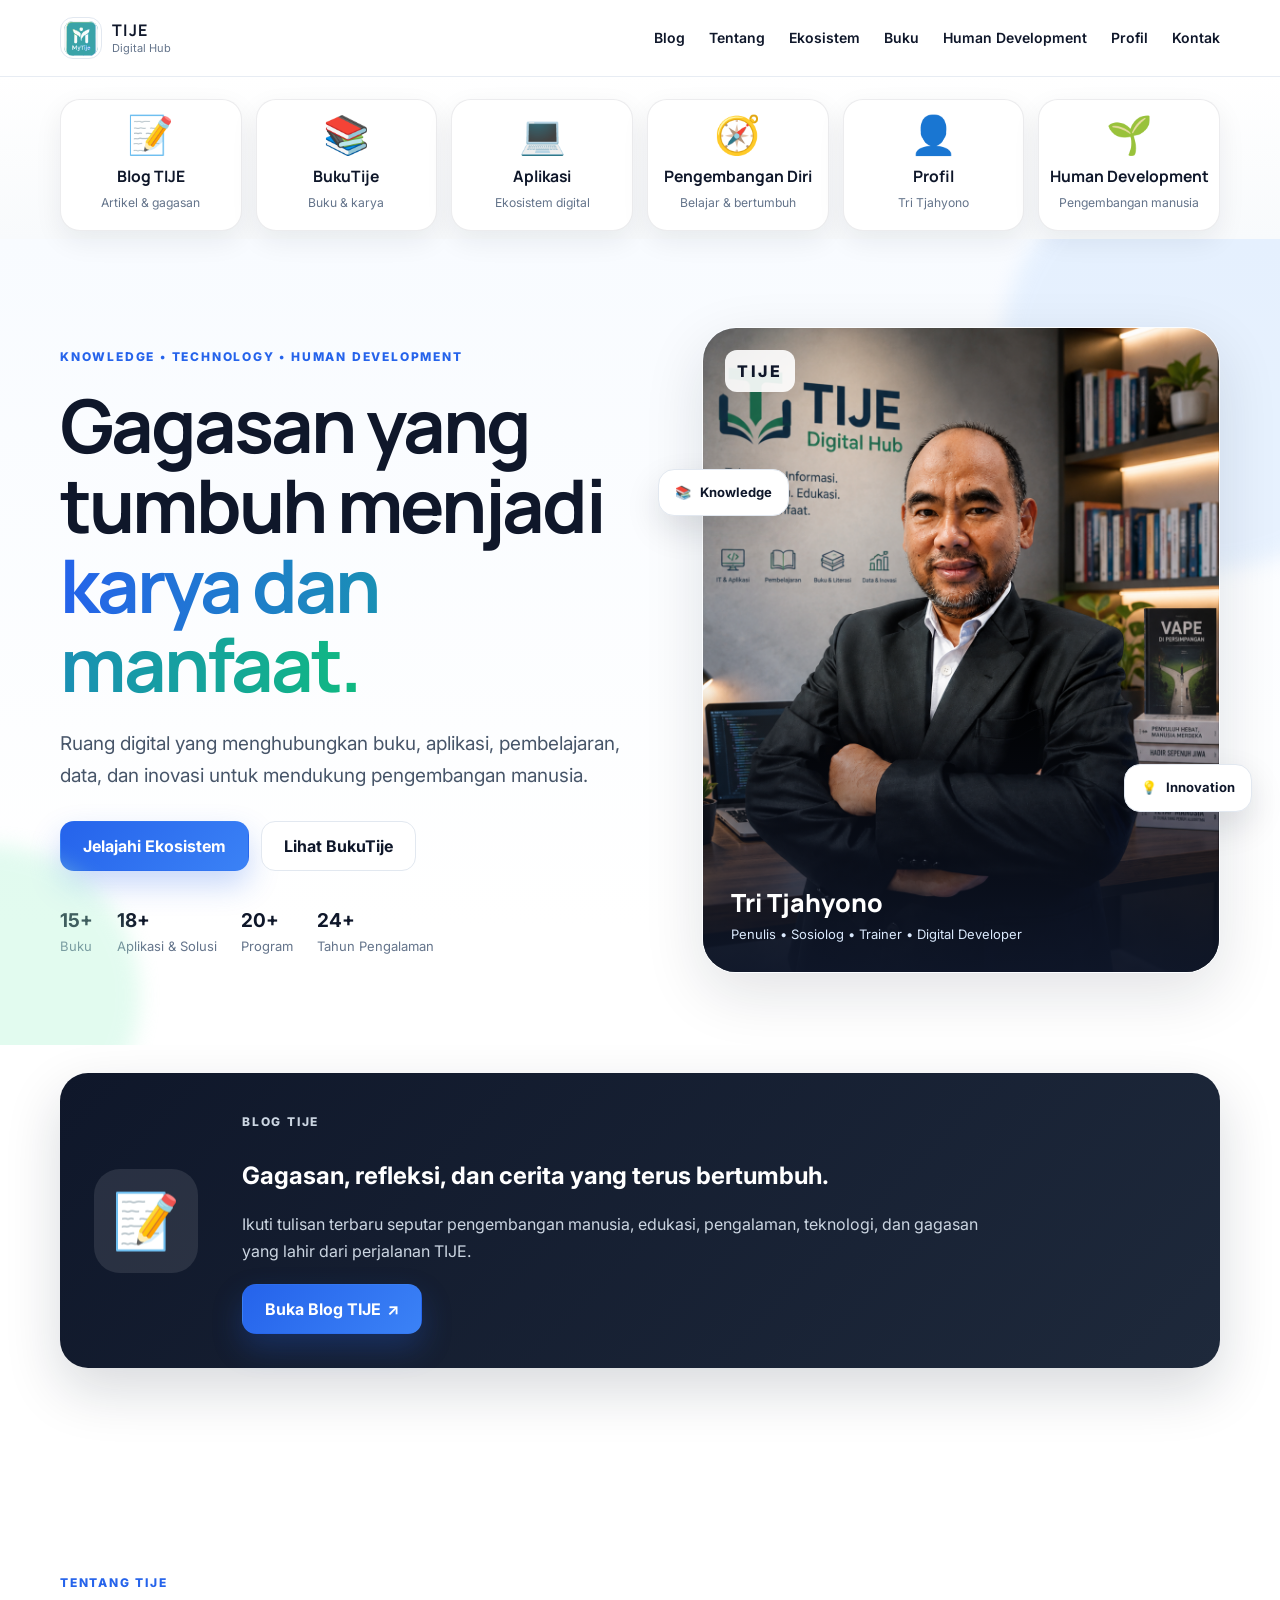
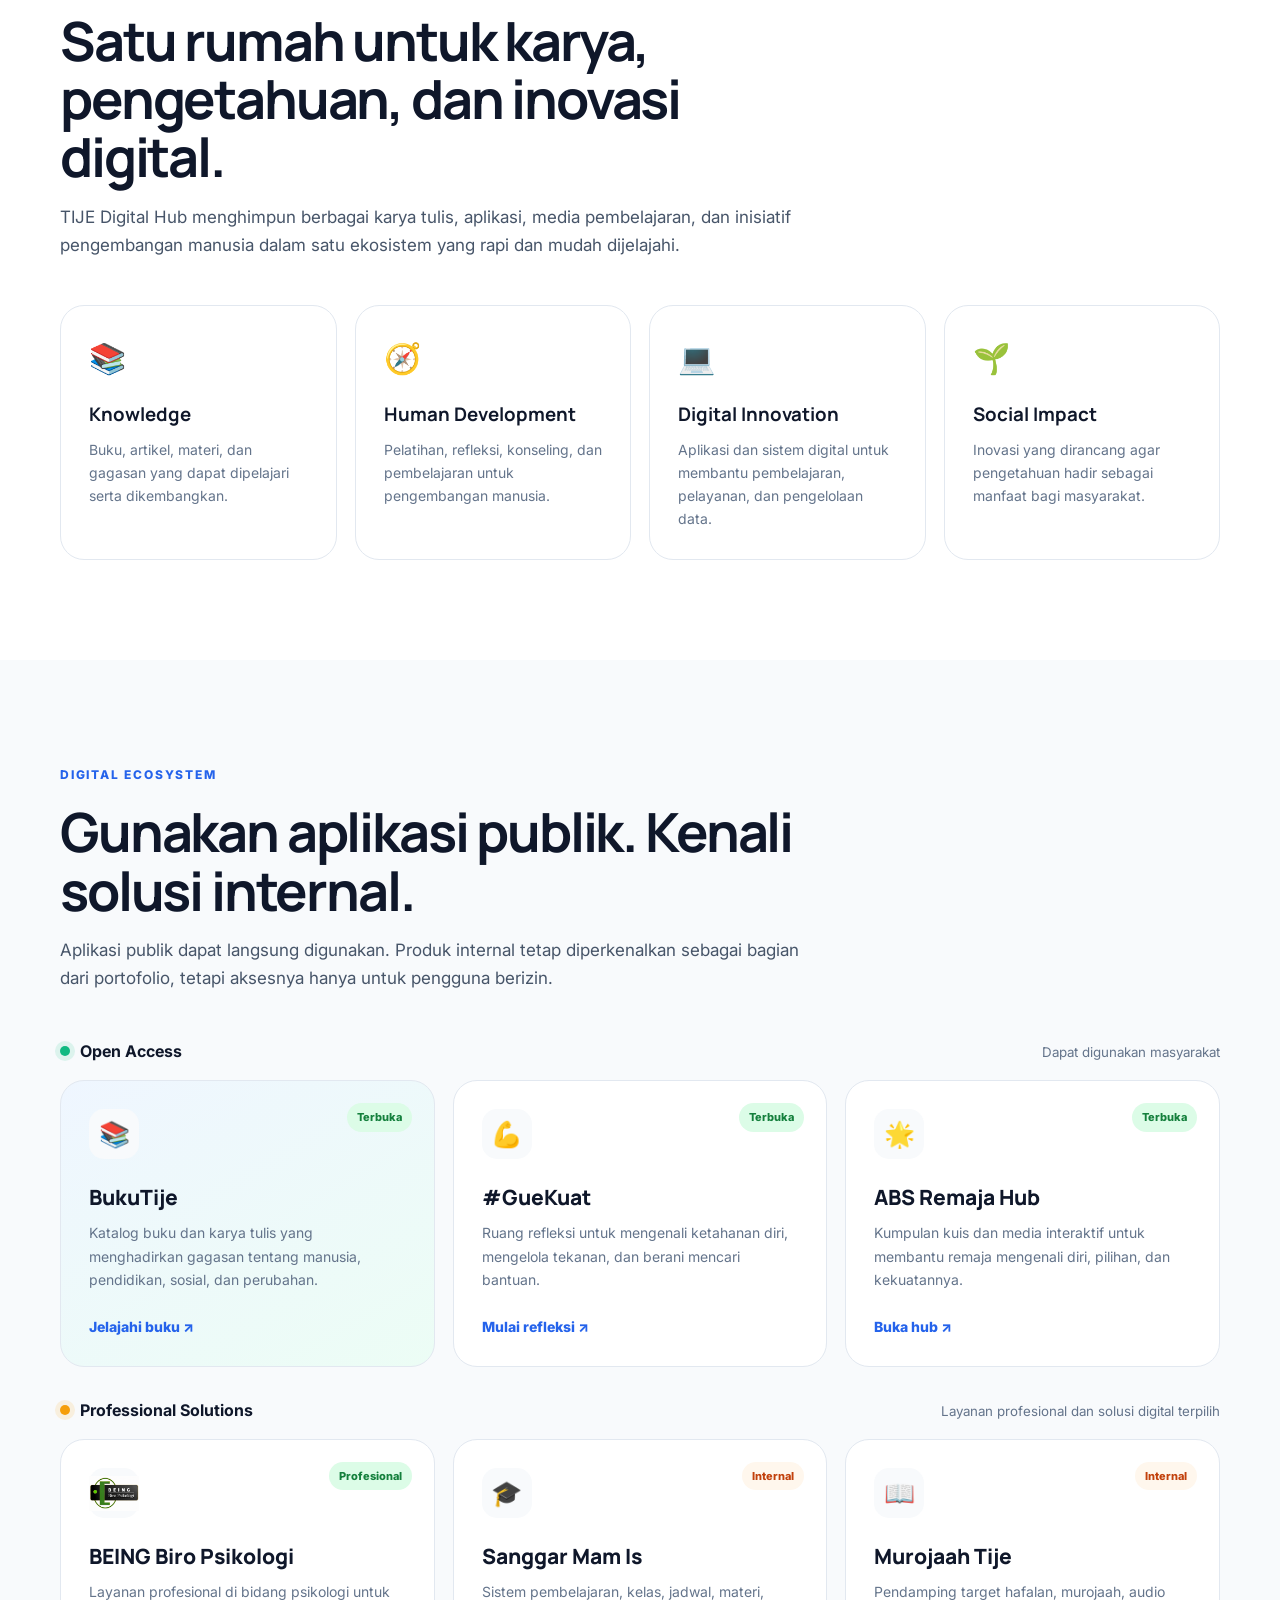
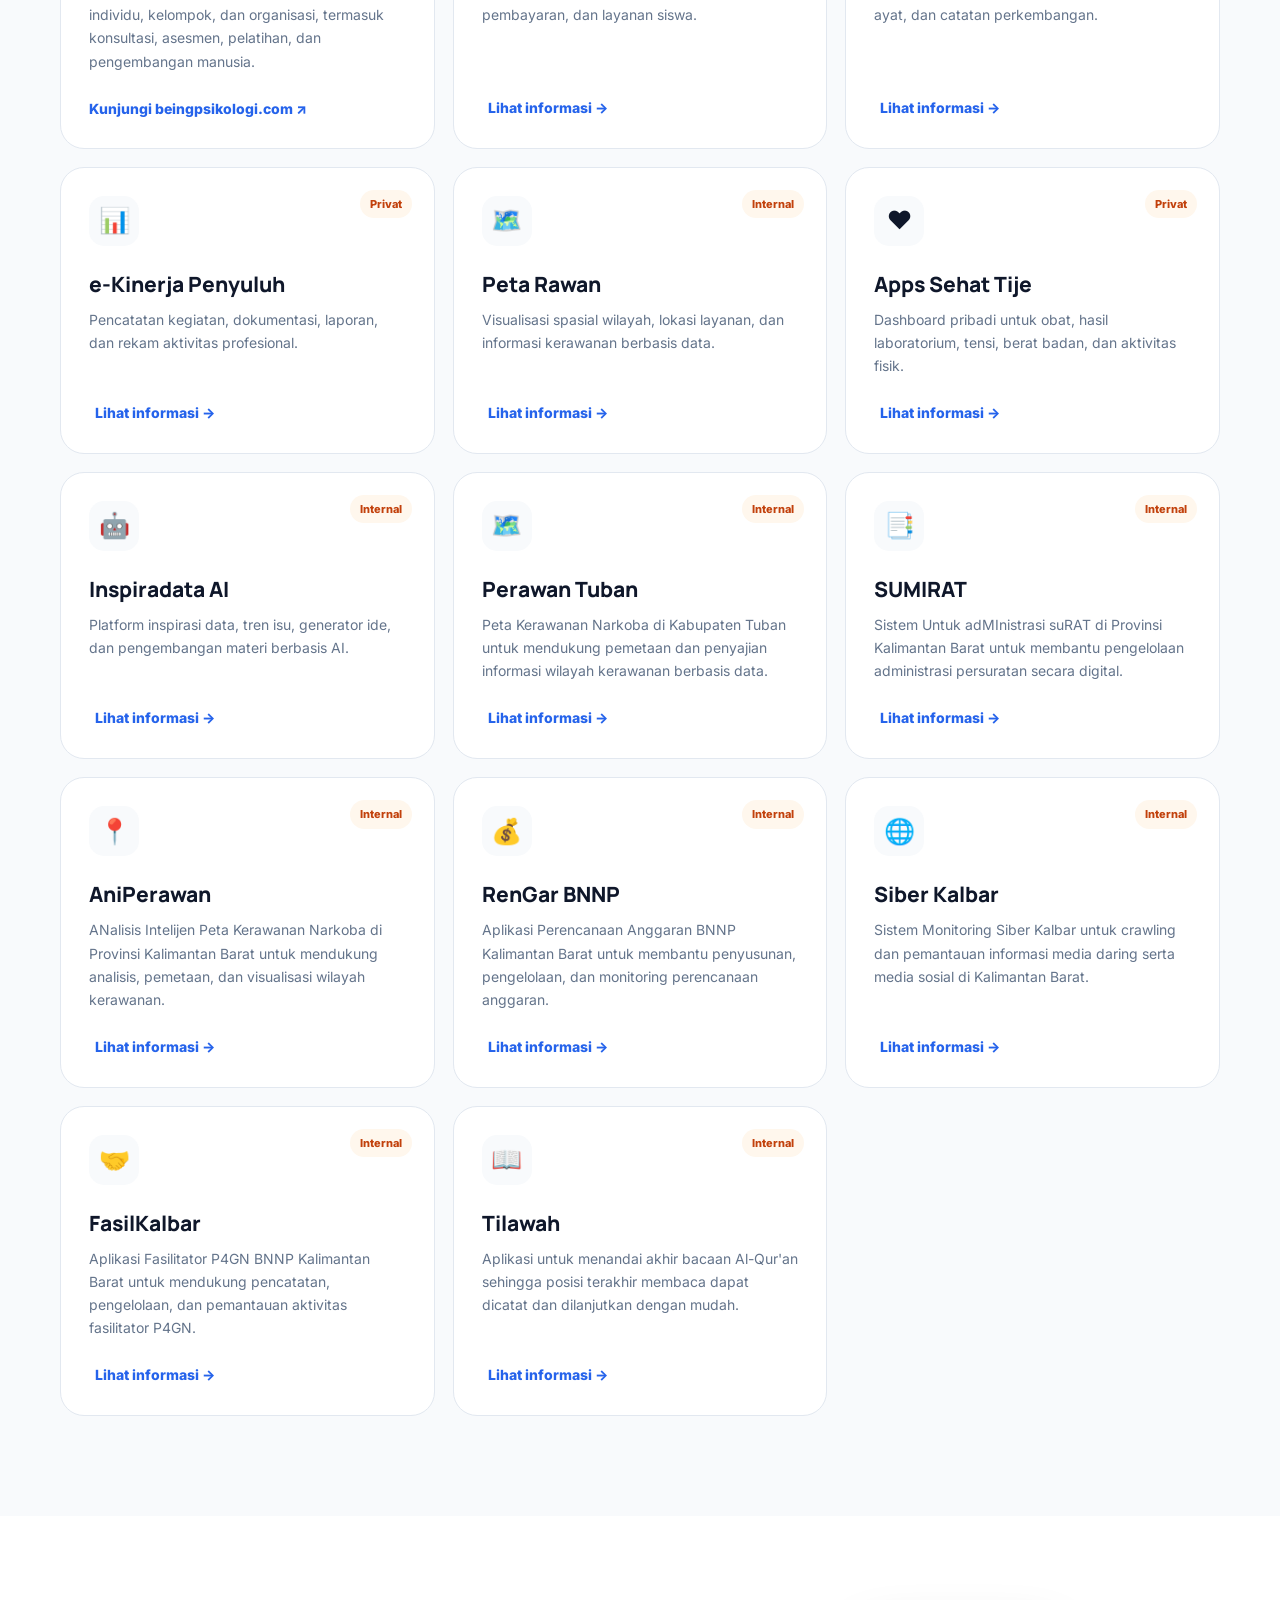
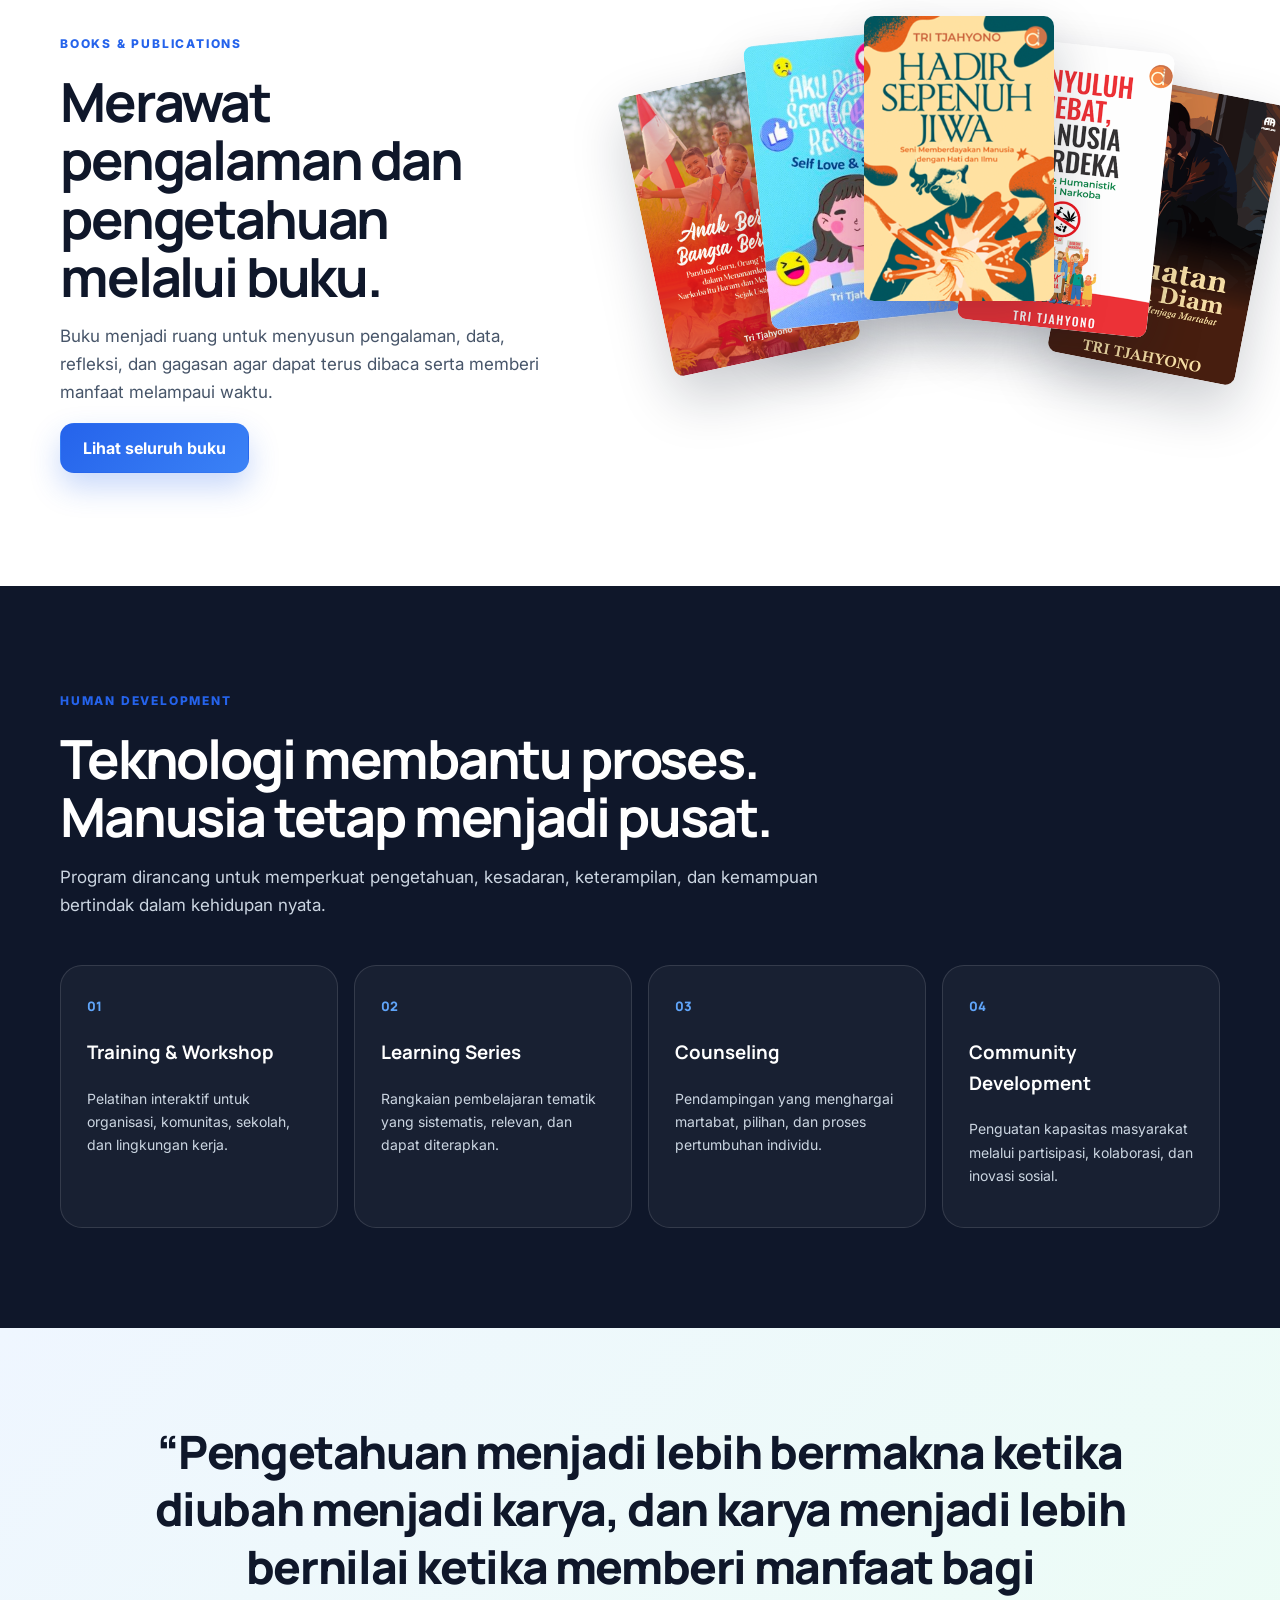
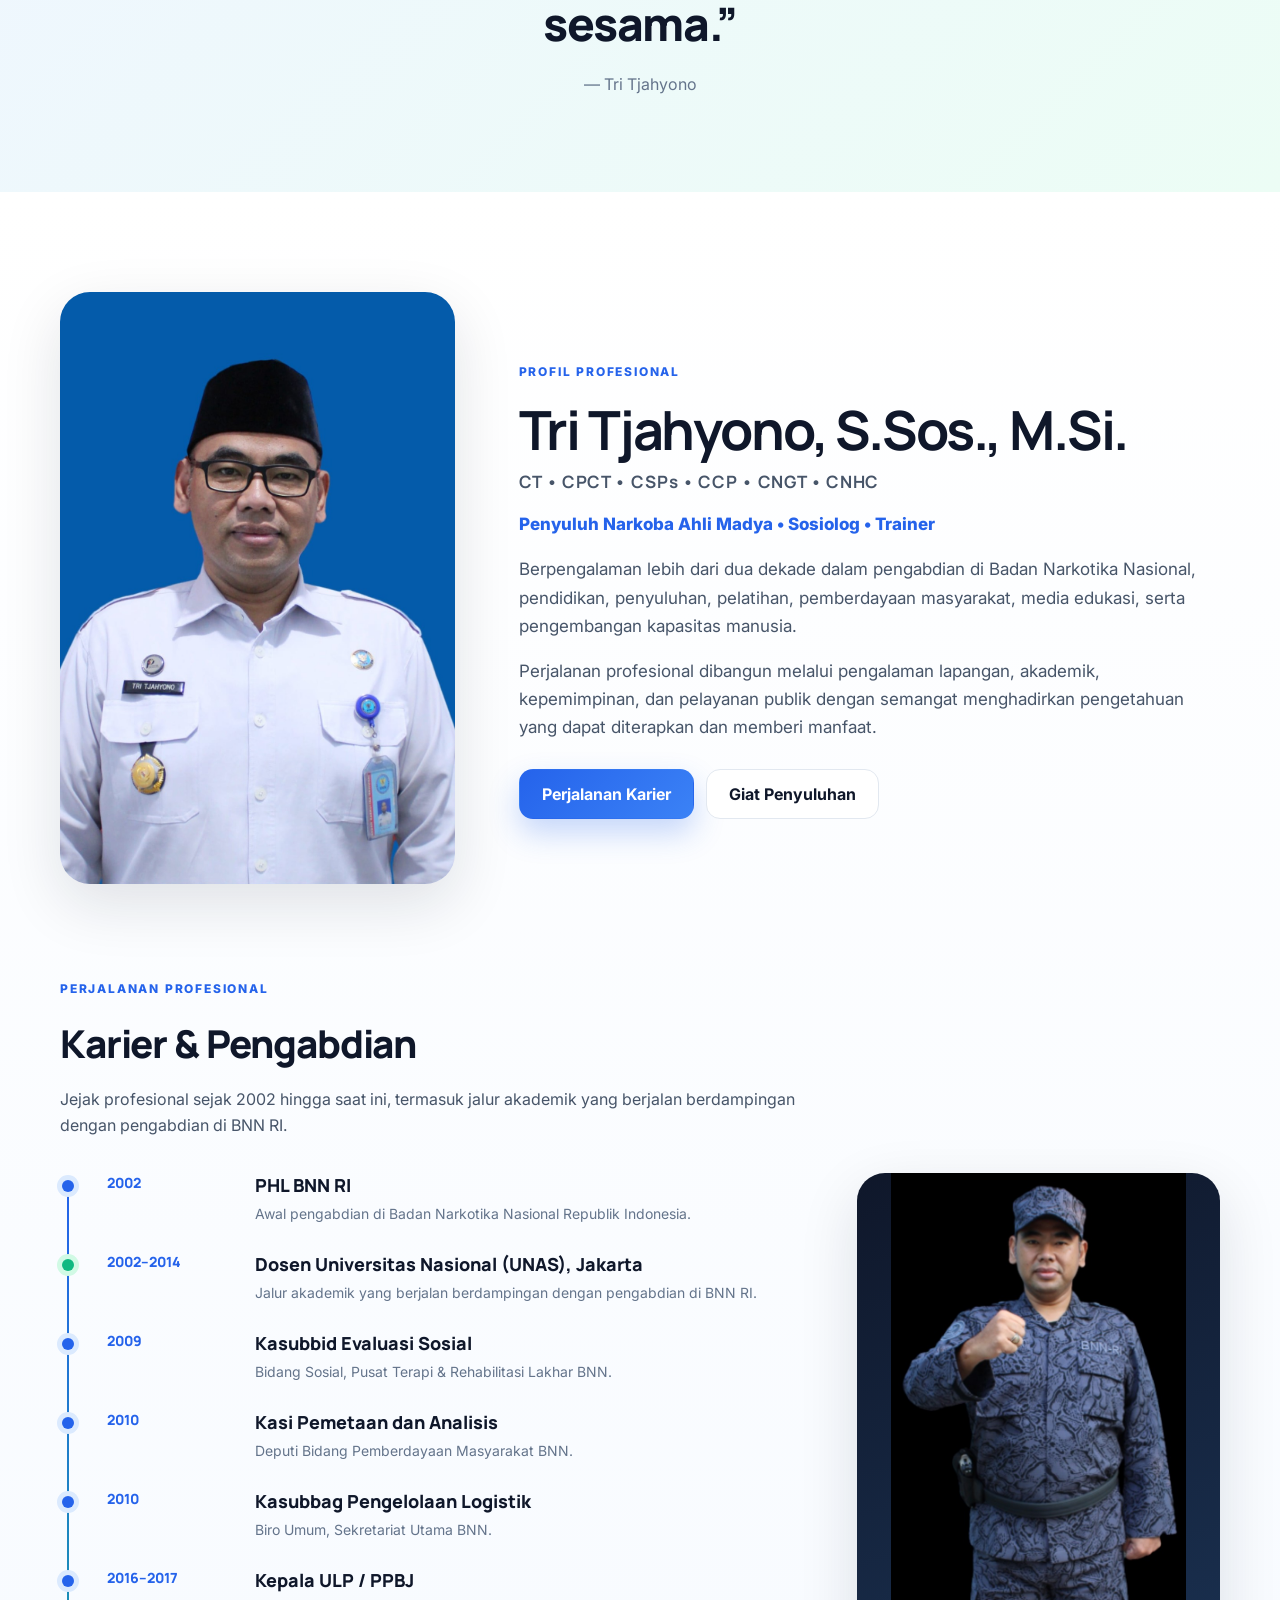
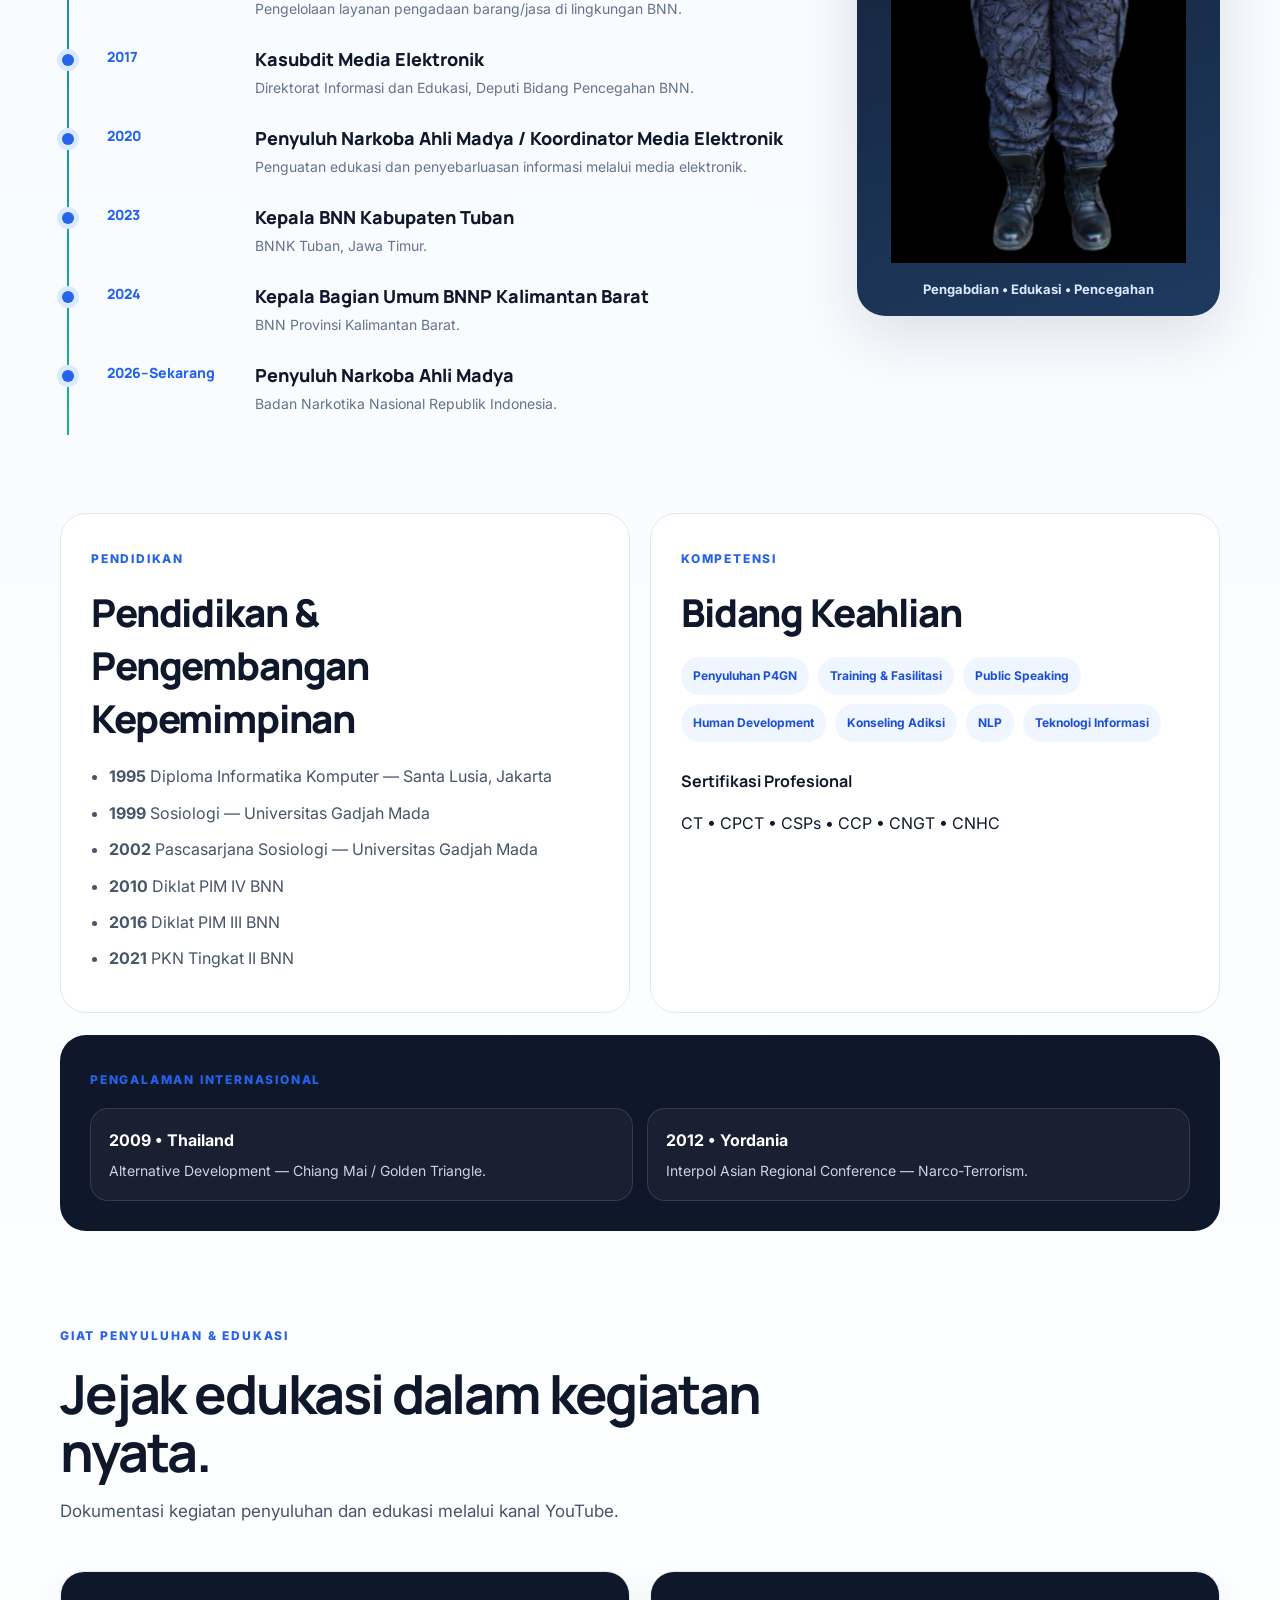
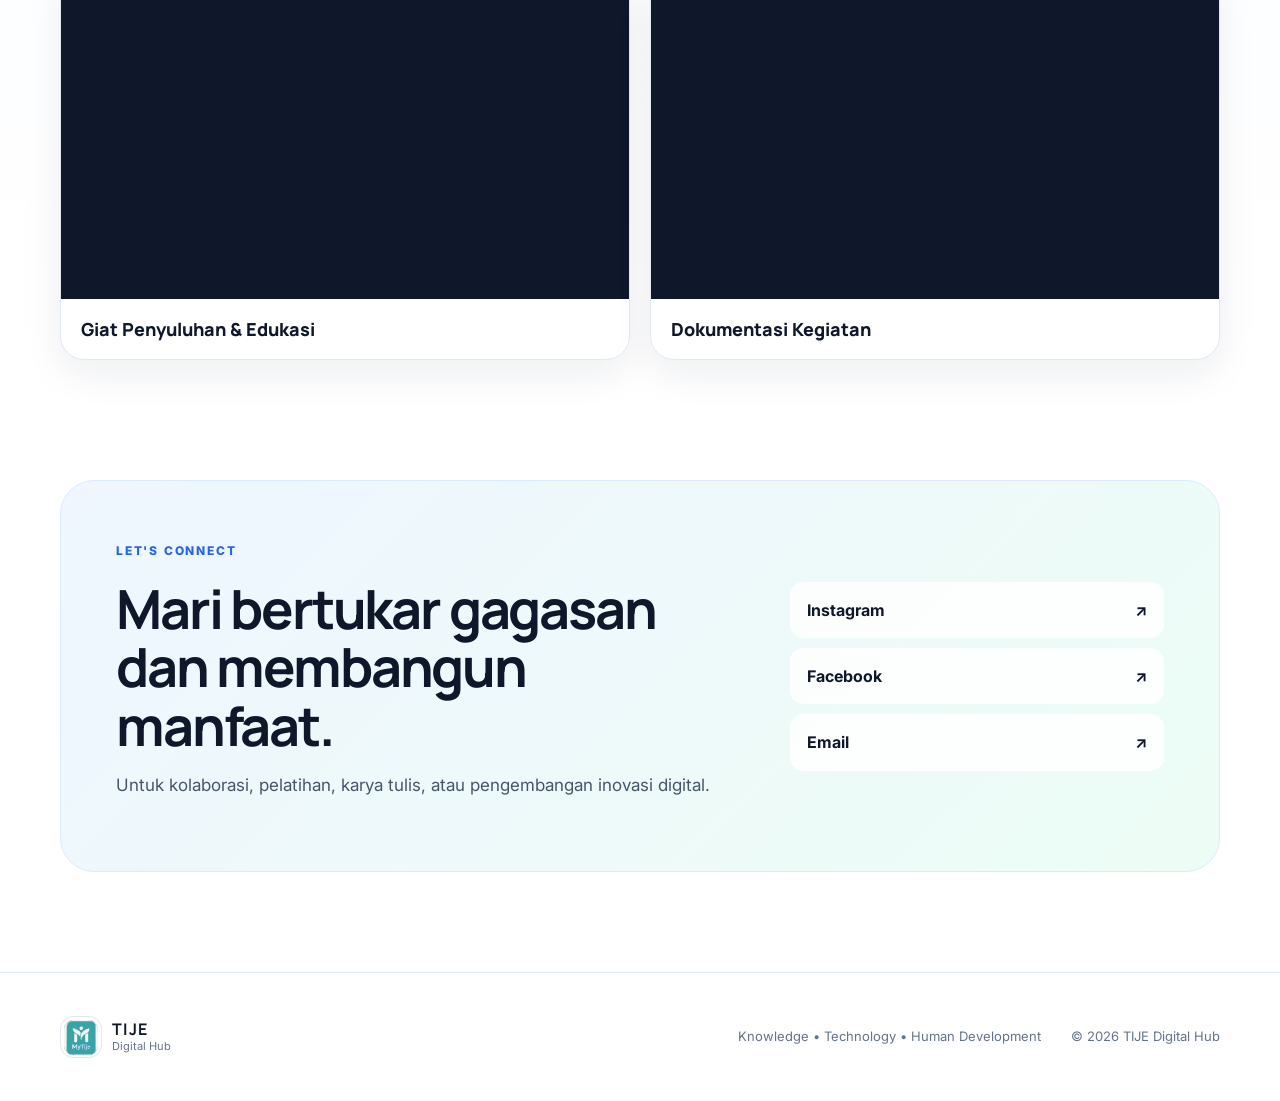
<file: index.html>
<!doctype html>
<html lang="id">
<head>
  <meta charset="utf-8" />
  <meta name="viewport" content="width=device-width,initial-scale=1,viewport-fit=cover" />
  <meta name="theme-color" content="#0f172a" />
  <meta name="description" content="TIJE Digital Hub — Knowledge, Technology, dan Human Development." />
  <title>TIJE Digital Hub</title>
  <link rel="icon" href="assets/mytije-icon.svg" type="image/svg+xml" />
  <link rel="apple-touch-icon" sizes="180x180" href="assets/icons/icon-180.png" />
  <link rel="manifest" href="manifest.webmanifest" />
  <link rel="preconnect" href="https://fonts.googleapis.com">
  <link rel="preconnect" href="https://fonts.gstatic.com" crossorigin>
  <link href="https://fonts.googleapis.com/css2?family=Inter:wght@400;500;600;700&family=Manrope:wght@600;700;800&display=swap" rel="stylesheet">
  <link rel="stylesheet" href="styles.css?v=6" />

  <style>
    .real-book-showcase{
      position:relative;
      min-height:470px;
      width:100%;
      max-width:680px;
      margin-inline:auto;
      perspective:1200px;
    }
    .real-book{
      position:absolute;
      display:block;
      width:190px;
      border-radius:10px;
      overflow:hidden;
      background:#fff;
      box-shadow:0 24px 55px rgba(15,23,42,.22);
      transition:transform .3s ease, box-shadow .3s ease, z-index .3s ease;
    }
    .real-book img{
      display:block;
      width:100%;
      height:auto;
      aspect-ratio: 2 / 3;
      object-fit:cover;
    }
    .real-book:hover{
      z-index:20;
      transform:translateY(-14px) rotate(0deg) scale(1.06);
      box-shadow:0 30px 70px rgba(15,23,42,.3);
    }
    .book-a{left:3%;top:60px;transform:rotate(-12deg);}
    .book-b{left:22%;top:20px;transform:rotate(-6deg);}
    .book-c{left:40%;top:0;z-index:6;transform:rotate(0deg);}
    .book-d{left:58%;top:28px;z-index:4;transform:rotate(6deg);}
    .book-e{left:75%;top:70px;z-index:2;transform:rotate(11deg);}
    @media (max-width:900px){
      .real-book-showcase{
        display:grid;
        grid-template-columns:repeat(3,minmax(0,1fr));
        gap:14px;
        min-height:auto;
        max-width:620px;
      }
      .real-book{
        position:relative;
        inset:auto!important;
        width:100%;
        transform:none!important;
      }
      .real-book:hover{transform:translateY(-6px) scale(1.02)!important;}
    }
    @media (max-width:560px){
      .real-book-showcase{
        display:flex;
        overflow-x:auto;
        gap:14px;
        scroll-snap-type:x mandatory;
        padding:8px 4px 18px;
      }
      .real-book{
        flex:0 0 58%;
        scroll-snap-align:center;
      }
    }
  </style>

</head>
<body>
  <a class="skip-link" href="#main">Lewati ke konten utama</a>

  <header class="site-header" id="top">
    <div class="container nav-wrap">
      <a class="brand" href="#top" aria-label="TIJE Digital Hub">
        <span class="brand-mark brand-logo"><img src="assets/mytije-icon.svg" alt="" /></span>
        <span><strong>TIJE</strong><small>Digital Hub</small></span>
      </a>

      <button class="menu-toggle" type="button" aria-expanded="false" aria-controls="primary-nav" aria-label="Buka menu">
        <span></span><span></span><span></span>
      </button>

      <nav id="primary-nav" class="primary-nav" aria-label="Navigasi utama">
        <a href="https://blog.mytije.com" target="_blank" rel="noopener">Blog</a>
        <a href="#tentang">Tentang</a>
        <a href="#ekosistem">Ekosistem</a>
        <a href="#buku">Buku</a>
        <a href="#pengembangan">Human Development</a>
        <a href="#profil">Profil</a>
        <a href="#kontak">Kontak</a>
      </nav>
    </div>
  </header>

  <main id="main">
  <section class="quick-menu" aria-label="Menu utama TIJE">
    <div class="container">
      <div class="quick-menu-grid">
        <a class="quick-menu-card" href="https://blog.mytije.com" target="_blank" rel="noopener">
          <span class="quick-icon">📝</span><strong>Blog TIJE</strong><small>Artikel & gagasan</small>
        </a>
        <a class="quick-menu-card" href="https://buku.mytije.com" target="_blank" rel="noopener">
          <span class="quick-icon">📚</span><strong>BukuTije</strong><small>Buku & karya</small>
        </a>
        <a class="quick-menu-card" href="#ekosistem">
          <span class="quick-icon">💻</span><strong>Aplikasi</strong><small>Ekosistem digital</small>
        </a>
        <a class="quick-menu-card" href="#pengembangan">
          <span class="quick-icon">🧭</span><strong>Pengembangan Diri</strong><small>Belajar & bertumbuh</small>
        </a>
        <a class="quick-menu-card" href="#profil">
          <span class="quick-icon">👤</span><strong>Profil</strong><small>Tri Tjahyono</small>
        </a>
      
        <a class="quick-menu-card quick-menu-human" href="#pengembangan">
          <span class="quick-icon">🌱</span><strong>Human Development</strong><small>Pengembangan manusia</small>
        </a>
      </div>
    </div>
  </section>

    <section class="hero">
      <div class="hero-glow hero-glow-one"></div>
      <div class="hero-glow hero-glow-two"></div>
      <div class="container hero-grid">
        <div class="hero-copy reveal">
          <span class="eyebrow">KNOWLEDGE • TECHNOLOGY • HUMAN DEVELOPMENT</span>
          <h1>Gagasan yang tumbuh menjadi <span>karya dan manfaat.</span></h1>
          <p class="hero-lead">Ruang digital yang menghubungkan buku, aplikasi, pembelajaran, data, dan inovasi untuk mendukung pengembangan manusia.</p>
          <div class="hero-actions">
            <a class="btn btn-primary" href="#ekosistem">Jelajahi Ekosistem</a>
            <a class="btn btn-secondary" data-public-app="bukutije" href="https://buku.mytije.com" target="_blank" rel="noopener">Lihat BukuTije</a>
          </div>
          <div class="trust-row">
            <span><b>15+</b> Buku</span>
            <span><b>18+</b> Aplikasi & Solusi</span>
            <span><b>20+</b> Program</span>
            <span><b>24+</b> Tahun Pengalaman</span>
          </div>
        </div>

        <div class="hero-visual reveal">
          <div class="portrait-card">
            <div class="portrait-badge">TIJE</div>
            <img src="assets/tije-ruang-kerja.png" alt="Tri Tjahyono di ruang kerja TIJE Digital Hub" />
            <div class="portrait-caption">
              <strong>Tri Tjahyono</strong>
              <span>Penulis • Sosiolog • Trainer • Digital Developer</span>
            </div>
          </div>
          <div class="floating-card fc-one"><span>📚</span><b>Knowledge</b></div>
          <div class="floating-card fc-two"><span>💡</span><b>Innovation</b></div>
        </div>
      </div>
    </section>

    <section class="section blog-feature" id="blog">
      <div class="container">
        <div class="blog-feature-card reveal">
          <div class="blog-feature-icon">📝</div>
          <div class="blog-feature-copy">
            <span class="eyebrow">BLOG TIJE</span>
            <h2>Gagasan, refleksi, dan cerita yang terus bertumbuh.</h2>
            <p>Ikuti tulisan terbaru seputar pengembangan manusia, edukasi, pengalaman, teknologi, dan gagasan yang lahir dari perjalanan TIJE.</p>
            <a class="btn btn-primary" href="https://blog.mytije.com" target="_blank" rel="noopener">Buka Blog TIJE <span>↗</span></a>
          </div>
        </div>
      </div>
    </section>

    <section class="section" id="tentang">
      <div class="container">
        <div class="section-heading reveal">
          <span class="eyebrow">TENTANG TIJE</span>
          <h2>Satu rumah untuk karya, pengetahuan, dan inovasi digital.</h2>
          <p>TIJE Digital Hub menghimpun berbagai karya tulis, aplikasi, media pembelajaran, dan inisiatif pengembangan manusia dalam satu ekosistem yang rapi dan mudah dijelajahi.</p>
        </div>
        <div class="pillar-grid">
          <article class="pillar-card reveal"><span>📚</span><h3>Knowledge</h3><p>Buku, artikel, materi, dan gagasan yang dapat dipelajari serta dikembangkan.</p></article>
          <article class="pillar-card reveal"><span>🧭</span><h3>Human Development</h3><p>Pelatihan, refleksi, konseling, dan pembelajaran untuk pengembangan manusia.</p></article>
          <article class="pillar-card reveal"><span>💻</span><h3>Digital Innovation</h3><p>Aplikasi dan sistem digital untuk membantu pembelajaran, pelayanan, dan pengelolaan data.</p></article>
          <article class="pillar-card reveal"><span>🌱</span><h3>Social Impact</h3><p>Inovasi yang dirancang agar pengetahuan hadir sebagai manfaat bagi masyarakat.</p></article>
        </div>
      </div>
    </section>

    <section class="section section-soft" id="ekosistem">
      <div class="container">
        <div class="section-heading reveal">
          <span class="eyebrow">DIGITAL ECOSYSTEM</span>
          <h2>Gunakan aplikasi publik. Kenali solusi internal.</h2>
          <p>Aplikasi publik dapat langsung digunakan. Produk internal tetap diperkenalkan sebagai bagian dari portofolio, tetapi aksesnya hanya untuk pengguna berizin.</p>
        </div>

        <div class="ecosystem-label reveal">
          <div><span class="status-dot open"></span><strong>Open Access</strong></div>
          <small>Dapat digunakan masyarakat</small>
        </div>

        <div class="app-grid public-apps">
          <article class="app-card featured reveal">
            <div class="app-icon">📚</div>
            <span class="status-badge status-open">Terbuka</span>
            <h3>BukuTije</h3>
            <p>Katalog buku dan karya tulis yang menghadirkan gagasan tentang manusia, pendidikan, sosial, dan perubahan.</p>
            <a class="card-link" data-public-app="bukutije" href="https://buku.mytije.com" target="_blank" rel="noopener">Jelajahi buku <span>↗</span></a>
          </article>

          <article class="app-card reveal">
            <div class="app-icon">💪</div>
            <span class="status-badge status-open">Terbuka</span>
            <h3>#GueKuat</h3>
            <p>Ruang refleksi untuk mengenali ketahanan diri, mengelola tekanan, dan berani mencari bantuan.</p>
            <a class="card-link" data-public-app="guekuat" href="https://guekuat.mytije.com" target="_blank" rel="noopener">Mulai refleksi <span>↗</span></a>
          </article>

          <article class="app-card reveal">
            <div class="app-icon">🌟</div>
            <span class="status-badge status-open">Terbuka</span>
            <h3>ABS Remaja Hub</h3>
            <p>Kumpulan kuis dan media interaktif untuk membantu remaja mengenali diri, pilihan, dan kekuatannya.</p>
            <a class="card-link" data-public-app="abs" href="https://absremajahub.mytije.com" target="_blank" rel="noopener">Buka hub <span>↗</span></a>
          </article>
        </div>

        <div class="ecosystem-label internal reveal">
          <div><span class="status-dot locked"></span><strong>Professional Solutions</strong></div>
          <small>Layanan profesional dan solusi digital terpilih</small>
        </div>

        <div class="app-grid internal-apps">
          <article class="app-card reveal being-card">
            <div class="app-icon being-logo-wrap">
              <img src="assets/being-logo.png" alt="Logo BEING Biro Psikologi" />
            </div>
            <span class="status-badge status-open">Profesional</span>
            <h3>BEING Biro Psikologi</h3>
            <p>Layanan profesional di bidang psikologi untuk individu, kelompok, dan organisasi, termasuk konsultasi, asesmen, pelatihan, dan pengembangan manusia.</p>
            <a class="card-link" href="https://beingpsikologi.com" target="_blank" rel="noopener">Kunjungi beingpsikologi.com <span>↗</span></a>
          </article>

          <article class="app-card reveal" data-private-title="Sanggar Mam Is">
            <div class="app-icon">🎓</div><span class="status-badge status-private">Internal</span>
            <h3>Sanggar Mam Is</h3><p>Sistem pembelajaran, kelas, jadwal, materi, pembayaran, dan layanan siswa.</p>
            <button class="card-link private-trigger" type="button">Lihat informasi <span>→</span></button>
          </article>
          <article class="app-card reveal" data-private-title="Murojaah Tije">
            <div class="app-icon">📖</div><span class="status-badge status-private">Internal</span>
            <h3>Murojaah Tije</h3><p>Pendamping target hafalan, murojaah, audio ayat, dan catatan perkembangan.</p>
            <button class="card-link private-trigger" type="button">Lihat informasi <span>→</span></button>
          </article>
          <article class="app-card reveal" data-private-title="e-Kinerja Penyuluh">
            <div class="app-icon">📊</div><span class="status-badge status-private">Privat</span>
            <h3>e-Kinerja Penyuluh</h3><p>Pencatatan kegiatan, dokumentasi, laporan, dan rekam aktivitas profesional.</p>
            <button class="card-link private-trigger" type="button">Lihat informasi <span>→</span></button>
          </article>
          <article class="app-card reveal" data-private-title="Peta Rawan">
            <div class="app-icon">🗺️</div><span class="status-badge status-private">Internal</span>
            <h3>Peta Rawan</h3><p>Visualisasi spasial wilayah, lokasi layanan, dan informasi kerawanan berbasis data.</p>
            <button class="card-link private-trigger" type="button">Lihat informasi <span>→</span></button>
          </article>
          <article class="app-card reveal" data-private-title="Apps Sehat Tije">
            <div class="app-icon">❤️</div><span class="status-badge status-private">Privat</span>
            <h3>Apps Sehat Tije</h3><p>Dashboard pribadi untuk obat, hasil laboratorium, tensi, berat badan, dan aktivitas fisik.</p>
            <button class="card-link private-trigger" type="button">Lihat informasi <span>→</span></button>
          </article>
          <article class="app-card reveal" data-private-title="Inspiradata AI">
            <div class="app-icon">🤖</div><span class="status-badge status-private">Internal</span>
            <h3>Inspiradata AI</h3><p>Platform inspirasi data, tren isu, generator ide, dan pengembangan materi berbasis AI.</p>
            <button class="card-link private-trigger" type="button">Lihat informasi <span>→</span></button>
          </article>

          <article class="app-card reveal" data-private-title="Aplikasi Perawan Tuban">
            <div class="app-icon">🗺️</div><span class="status-badge status-private">Internal</span>
            <h3>Perawan Tuban</h3>
            <p>Peta Kerawanan Narkoba di Kabupaten Tuban untuk mendukung pemetaan dan penyajian informasi wilayah kerawanan berbasis data.</p>
            <button class="card-link private-trigger" type="button">Lihat informasi <span>→</span></button>
          </article>

          <article class="app-card reveal" data-private-title="Aplikasi Sumirat">
            <div class="app-icon">📑</div><span class="status-badge status-private">Internal</span>
            <h3>SUMIRAT</h3>
            <p>Sistem Untuk adMInistrasi suRAT di Provinsi Kalimantan Barat untuk membantu pengelolaan administrasi persuratan secara digital.</p>
            <button class="card-link private-trigger" type="button">Lihat informasi <span>→</span></button>
          </article>

          <article class="app-card reveal" data-private-title="Aplikasi AniPerawan">
            <div class="app-icon">📍</div><span class="status-badge status-private">Internal</span>
            <h3>AniPerawan</h3>
            <p>ANalisis Intelijen Peta Kerawanan Narkoba di Provinsi Kalimantan Barat untuk mendukung analisis, pemetaan, dan visualisasi wilayah kerawanan.</p>
            <button class="card-link private-trigger" type="button">Lihat informasi <span>→</span></button>
          </article>

          <article class="app-card reveal" data-private-title="Aplikasi RenGar BNNP">
            <div class="app-icon">💰</div><span class="status-badge status-private">Internal</span>
            <h3>RenGar BNNP</h3>
            <p>Aplikasi Perencanaan Anggaran BNNP Kalimantan Barat untuk membantu penyusunan, pengelolaan, dan monitoring perencanaan anggaran.</p>
            <button class="card-link private-trigger" type="button">Lihat informasi <span>→</span></button>
          </article>

          <article class="app-card reveal" data-private-title="Aplikasi Siber Kalbar">
            <div class="app-icon">🌐</div><span class="status-badge status-private">Internal</span>
            <h3>Siber Kalbar</h3>
            <p>Sistem Monitoring Siber Kalbar untuk crawling dan pemantauan informasi media daring serta media sosial di Kalimantan Barat.</p>
            <button class="card-link private-trigger" type="button">Lihat informasi <span>→</span></button>
          </article>

          <article class="app-card reveal" data-private-title="Aplikasi FasilKalbar">
            <div class="app-icon">🤝</div><span class="status-badge status-private">Internal</span>
            <h3>FasilKalbar</h3>
            <p>Aplikasi Fasilitator P4GN BNNP Kalimantan Barat untuk mendukung pencatatan, pengelolaan, dan pemantauan aktivitas fasilitator P4GN.</p>
            <button class="card-link private-trigger" type="button">Lihat informasi <span>→</span></button>
          </article>

          <article class="app-card reveal" data-private-title="Aplikasi Tilawah">
            <div class="app-icon">📖</div><span class="status-badge status-private">Internal</span>
            <h3>Tilawah</h3>
            <p>Aplikasi untuk menandai akhir bacaan Al-Qur'an sehingga posisi terakhir membaca dapat dicatat dan dilanjutkan dengan mudah.</p>
            <button class="card-link private-trigger" type="button">Lihat informasi <span>→</span></button>
          </article>
        </div>
      </div>
    </section>

    <section class="section books-section" id="buku">
      <div class="container books-grid">
        <div class="books-copy reveal">
          <span class="eyebrow">BOOKS & PUBLICATIONS</span>
          <h2>Merawat pengalaman dan pengetahuan melalui buku.</h2>
          <p>Buku menjadi ruang untuk menyusun pengalaman, data, refleksi, dan gagasan agar dapat terus dibaca serta memberi manfaat melampaui waktu.</p>
          <a class="btn btn-primary" data-public-app="bukutije" href="https://bukut.mytije.com" target="_blank" rel="noopener">Lihat seluruh buku</a>
        </div>
        <div class="real-book-showcase reveal" aria-label="Pilihan buku Tri Tjahyono">
          <a class="real-book book-a" href="https://buku.mytije.com" target="_blank" rel="noopener" aria-label="Anak Bersinar, Bangsa Bercahaya">
            <img src="assets/book-anak-bersinar.png" alt="Cover buku Anak Bersinar, Bangsa Bercahaya">
          </a>
          <a class="real-book book-b" href="https://buku.mytije.com" target="_blank" rel="noopener" aria-label="Aku Bukan Sembarang Remaja">
            <img src="assets/book-abs-remaja.jpg" alt="Cover buku Aku Bukan Sembarang Remaja">
          </a>
          <a class="real-book book-c" href="https://buku.mytije.com" target="_blank" rel="noopener" aria-label="Hadir Sepenuh Jiwa">
            <img src="assets/book-hadir-sepenuh-jiwa.png" alt="Cover buku Hadir Sepenuh Jiwa">
          </a>
          <a class="real-book book-d" href="https://buku.mytije.com" target="_blank" rel="noopener" aria-label="Penyuluh Hebat, Manusia Merdeka">
            <img src="assets/book-penyuluh-hebat.png" alt="Cover buku Penyuluh Hebat, Manusia Merdeka">
          </a>
          <a class="real-book book-e" href="ttps://buku.mytije.com target="_blank" rel="noopener" aria-label="Kekuatan dalam Diam">
            <img src="assets/book-kekuatan-dalam-diam.png" alt="Cover buku Kekuatan dalam Diam">
          </a>
        </div>
      </div>
    </section>

    <section class="section section-dark" id="pengembangan">
      <div class="container">
        <div class="section-heading light reveal">
          <span class="eyebrow">HUMAN DEVELOPMENT</span>
          <h2>Teknologi membantu proses. Manusia tetap menjadi pusat.</h2>
          <p>Program dirancang untuk memperkuat pengetahuan, kesadaran, keterampilan, dan kemampuan bertindak dalam kehidupan nyata.</p>
        </div>
        <div class="service-grid">
          <article class="service-card reveal"><span>01</span><h3>Training & Workshop</h3><p>Pelatihan interaktif untuk organisasi, komunitas, sekolah, dan lingkungan kerja.</p></article>
          <article class="service-card reveal"><span>02</span><h3>Learning Series</h3><p>Rangkaian pembelajaran tematik yang sistematis, relevan, dan dapat diterapkan.</p></article>
          <article class="service-card reveal"><span>03</span><h3>Counseling</h3><p>Pendampingan yang menghargai martabat, pilihan, dan proses pertumbuhan individu.</p></article>
          <article class="service-card reveal"><span>04</span><h3>Community Development</h3><p>Penguatan kapasitas masyarakat melalui partisipasi, kolaborasi, dan inovasi sosial.</p></article>
        </div>
      </div>
    </section>

    <section class="quote-section">
      <div class="container reveal">
        <blockquote>“Pengetahuan menjadi lebih bermakna ketika diubah menjadi karya, dan karya menjadi lebih bernilai ketika memberi manfaat bagi sesama.”</blockquote>
        <cite>— Tri Tjahyono</cite>
      </div>
    </section>

    <section class="section profile-section" id="profil">
      <div class="container">
        <div class="profile-hero-grid">
          <div class="profile-image profile-formal reveal"><img src="assets/tri-formal.jpg" alt="Foto formal Tri Tjahyono" /></div>
          <div class="profile-copy reveal">
            <span class="eyebrow">PROFIL PROFESIONAL</span>
            <h2>Tri Tjahyono, S.Sos., M.Si.</h2>
            <p class="credential-line">CT • CPCT • CSPs • CCP • CNGT • CNHC</p>
            <p class="profile-role">Penyuluh Narkoba Ahli Madya • Sosiolog • Trainer</p>
            <p>Berpengalaman lebih dari dua dekade dalam pengabdian di Badan Narkotika Nasional, pendidikan, penyuluhan, pelatihan, pemberdayaan masyarakat, media edukasi, serta pengembangan kapasitas manusia.</p>
            <p>Perjalanan profesional dibangun melalui pengalaman lapangan, akademik, kepemimpinan, dan pelayanan publik dengan semangat menghadirkan pengetahuan yang dapat diterapkan dan memberi manfaat.</p>
            <div class="profile-actions">
              <a class="btn btn-primary" href="#karir">Perjalanan Karier</a>
              <a class="btn btn-secondary" href="#giat">Giat Penyuluhan</a>
            </div>
          </div>
        </div>

        <div class="career-wrap" id="karir">
          <div class="career-heading reveal">
            <span class="eyebrow">PERJALANAN PROFESIONAL</span>
            <h3>Karier & Pengabdian</h3>
            <p>Jejak profesional sejak 2002 hingga saat ini, termasuk jalur akademik yang berjalan berdampingan dengan pengabdian di BNN RI.</p>
          </div>
          <div class="career-layout">
            <div class="career-timeline reveal">
              <article><time>2002</time><div><h4>PHL BNN RI</h4><p>Awal pengabdian di Badan Narkotika Nasional Republik Indonesia.</p></div></article>
              <article class="academic"><time>2002–2014</time><div><h4>Dosen Universitas Nasional (UNAS), Jakarta</h4><p>Jalur akademik yang berjalan berdampingan dengan pengabdian di BNN RI.</p></div></article>
              <article><time>2009</time><div><h4>Kasubbid Evaluasi Sosial</h4><p>Bidang Sosial, Pusat Terapi & Rehabilitasi Lakhar BNN.</p></div></article>
              <article><time>2010</time><div><h4>Kasi Pemetaan dan Analisis</h4><p>Deputi Bidang Pemberdayaan Masyarakat BNN.</p></div></article>
              <article><time>2010</time><div><h4>Kasubbag Pengelolaan Logistik</h4><p>Biro Umum, Sekretariat Utama BNN.</p></div></article>
              <article><time>2016–2017</time><div><h4>Kepala ULP / PPBJ</h4><p>Pengelolaan layanan pengadaan barang/jasa di lingkungan BNN.</p></div></article>
              <article><time>2017</time><div><h4>Kasubdit Media Elektronik</h4><p>Direktorat Informasi dan Edukasi, Deputi Bidang Pencegahan BNN.</p></div></article>
              <article><time>2020</time><div><h4>Penyuluh Narkoba Ahli Madya / Koordinator Media Elektronik</h4><p>Penguatan edukasi dan penyebarluasan informasi melalui media elektronik.</p></div></article>
              <article><time>2023</time><div><h4>Kepala BNN Kabupaten Tuban</h4><p>BNNK Tuban, Jawa Timur.</p></div></article>
              <article><time>2024</time><div><h4>Kepala Bagian Umum BNNP Kalimantan Barat</h4><p>BNN Provinsi Kalimantan Barat.</p></div></article>
              <article><time>2026–Sekarang</time><div><h4>Penyuluh Narkoba Ahli Madya</h4><p>Badan Narkotika Nasional Republik Indonesia.</p></div></article>
            </div>
            <aside class="career-photo reveal"><img src="assets/tri-seragam.png" alt="Tri Tjahyono mengenakan seragam BNN RI" /><span>Pengabdian • Edukasi • Pencegahan</span></aside>
          </div>
        </div>

        <div class="profile-info-grid">
          <article class="profile-info-card reveal"><span class="eyebrow">PENDIDIKAN</span><h3>Pendidikan & Pengembangan Kepemimpinan</h3><ul><li><b>1995</b> Diploma Informatika Komputer — Santa Lusia, Jakarta</li><li><b>1999</b> Sosiologi — Universitas Gadjah Mada</li><li><b>2002</b> Pascasarjana Sosiologi — Universitas Gadjah Mada</li><li><b>2010</b> Diklat PIM IV BNN</li><li><b>2016</b> Diklat PIM III BNN</li><li><b>2021</b> PKN Tingkat II BNN</li></ul></article>
          <article class="profile-info-card reveal"><span class="eyebrow">KOMPETENSI</span><h3>Bidang Keahlian</h3><div class="skill-chips"><span>Penyuluhan P4GN</span><span>Training & Fasilitasi</span><span>Public Speaking</span><span>Human Development</span><span>Konseling Adiksi</span><span>NLP</span><span>Teknologi Informasi</span></div><h4 class="cert-title">Sertifikasi Profesional</h4><p>CT • CPCT • CSPs • CCP • CNGT • CNHC</p></article>
        </div>

        <div class="international reveal"><span class="eyebrow">PENGALAMAN INTERNASIONAL</span><div class="international-grid"><article><b>2009 • Thailand</b><p>Alternative Development — Chiang Mai / Golden Triangle.</p></article><article><b>2012 • Yordania</b><p>Interpol Asian Regional Conference — Narco-Terrorism.</p></article></div></div>

        <div class="outreach" id="giat">
          <div class="section-heading reveal"><span class="eyebrow">GIAT PENYULUHAN & EDUKASI</span><h2>Jejak edukasi dalam kegiatan nyata.</h2><p>Dokumentasi kegiatan penyuluhan dan edukasi melalui kanal YouTube.</p></div>
          <div class="video-grid">
            <article class="video-card reveal"><div class="video-frame"><iframe src="https://www.youtube-nocookie.com/embed/2mXrtAo8Xts" title="Giat penyuluhan Tri Tjahyono - Video 1" loading="lazy" allow="accelerometer; autoplay; clipboard-write; encrypted-media; gyroscope; picture-in-picture; web-share" allowfullscreen></iframe></div><h3>Giat Penyuluhan & Edukasi</h3></article>
            <article class="video-card reveal"><div class="video-frame"><iframe src="https://www.youtube-nocookie.com/embed/vi8C1vh8E8g" title="Giat penyuluhan Tri Tjahyono - Video 2" loading="lazy" allow="accelerometer; autoplay; clipboard-write; encrypted-media; gyroscope; picture-in-picture; web-share" allowfullscreen></iframe></div><h3>Dokumentasi Kegiatan</h3></article>
          </div>
        </div>
      </div>
    </section>

    <section class="section contact-section" id="kontak">
      <div class="container contact-card reveal">
        <div>
          <span class="eyebrow">LET'S CONNECT</span>
          <h2>Mari bertukar gagasan dan membangun manfaat.</h2>
          <p>Untuk kolaborasi, pelatihan, karya tulis, atau pengembangan inovasi digital.</p>
        </div>
        <div class="contact-links">
          <a id="instagramLink" href="https://instagram.com/tritjahyono_dharmatara" target="_blank" rel="noopener">Instagram <span>↗</span></a>
          <a id="facebookLink" href="#" target="_blank" rel="noopener" hidden>Facebook <span>↗</span></a>
          <a id="emailLink" href="#" hidden>Email <span>↗</span></a>
        </div>
      </div>
    </section>
  </main>

  <footer class="site-footer">
    <div class="container footer-grid">
      <div class="brand footer-brand"><span class="brand-mark brand-logo"><img src="assets/mytije-icon.svg" alt="" /></span><span><strong>TIJE</strong><small>Digital Hub</small></span></div>
      <p>Knowledge • Technology • Human Development</p>
      <p>© <span id="year"></span> TIJE Digital Hub</p>
    </div>
  </footer>

  <dialog class="access-dialog" id="privateDialog">
    <button class="dialog-close" type="button" aria-label="Tutup">×</button>
    <div class="dialog-icon">🔒</div>
    <h3 id="dialogTitle">Akses terbatas</h3>
    <p>Aplikasi ini merupakan bagian dari TIJE Digital Hub dan hanya dapat diakses oleh pemilik atau pengguna yang memperoleh izin.</p>
    <button class="btn btn-dark dialog-ok" type="button">Mengerti</button>
  </dialog>
<script src="config.js?v=6"></script>
  <script src="app.js?v=6"></script>
</body>
</html>
</file>
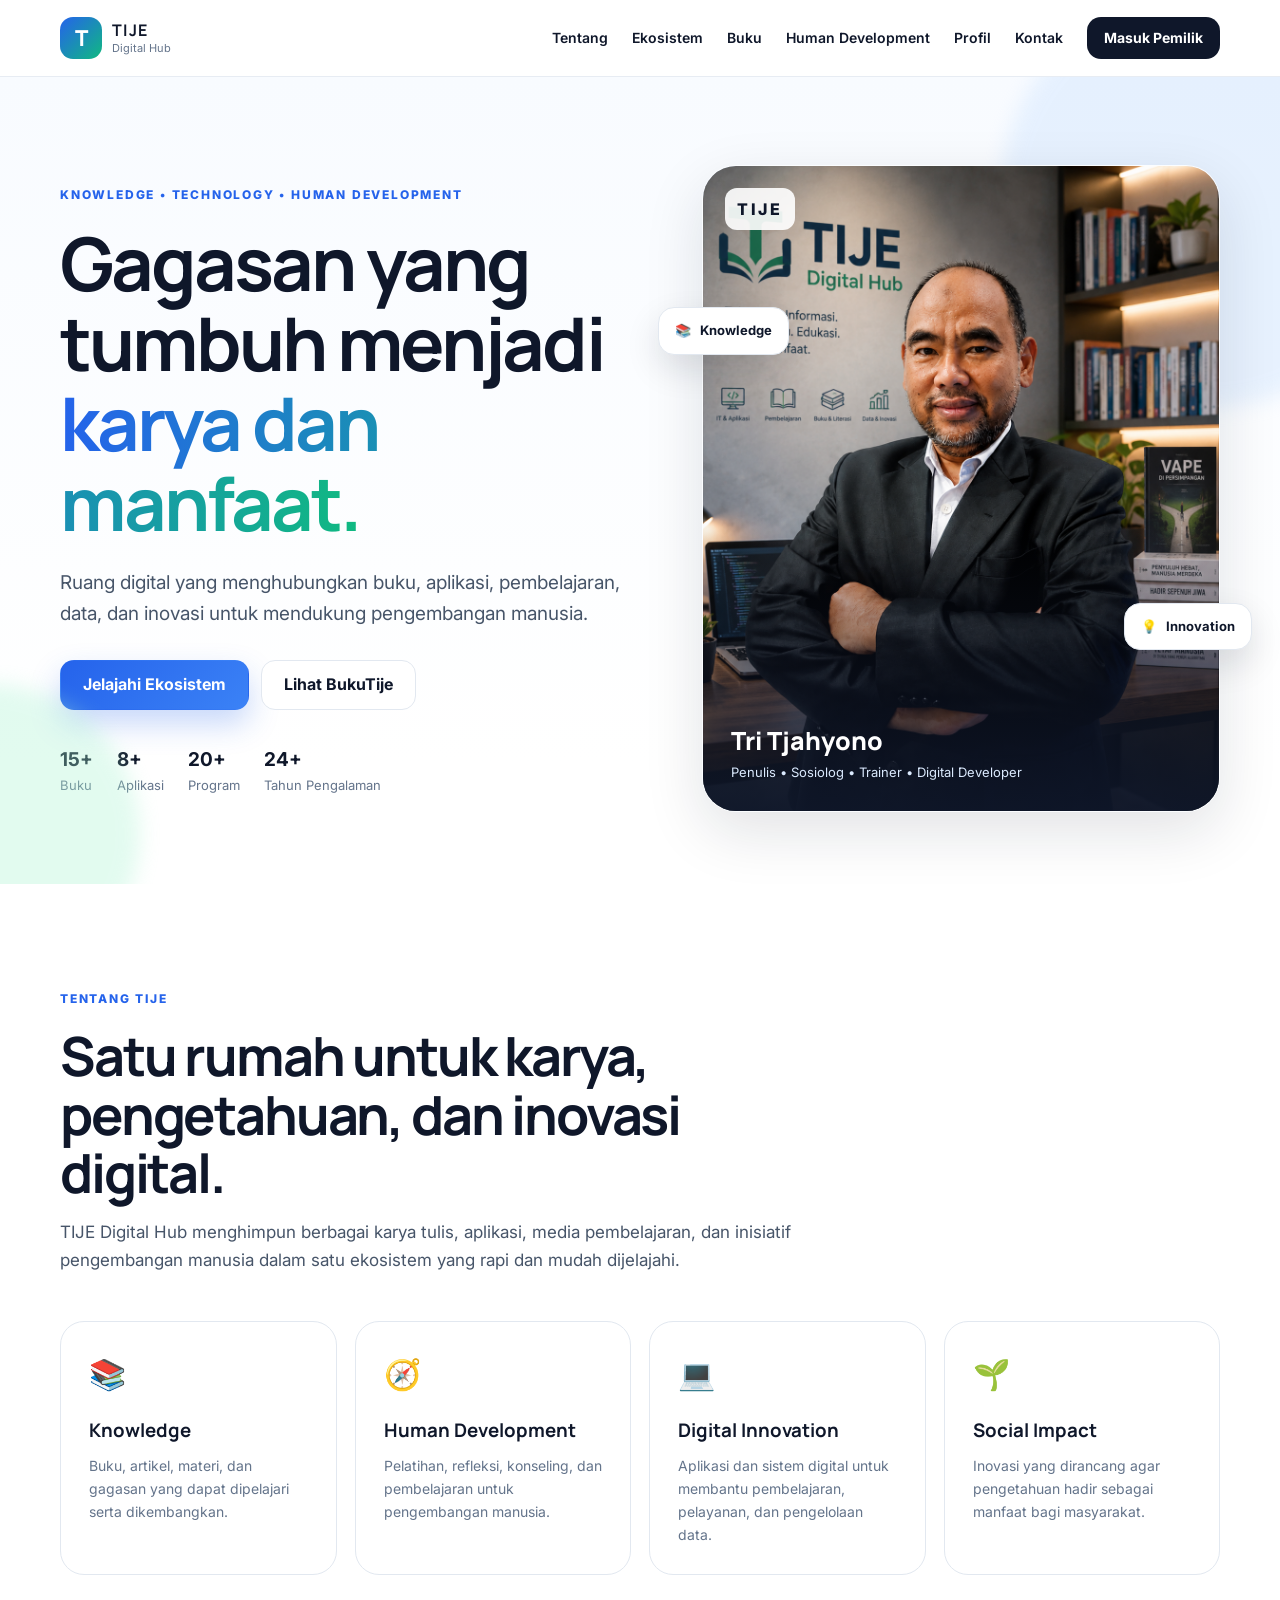
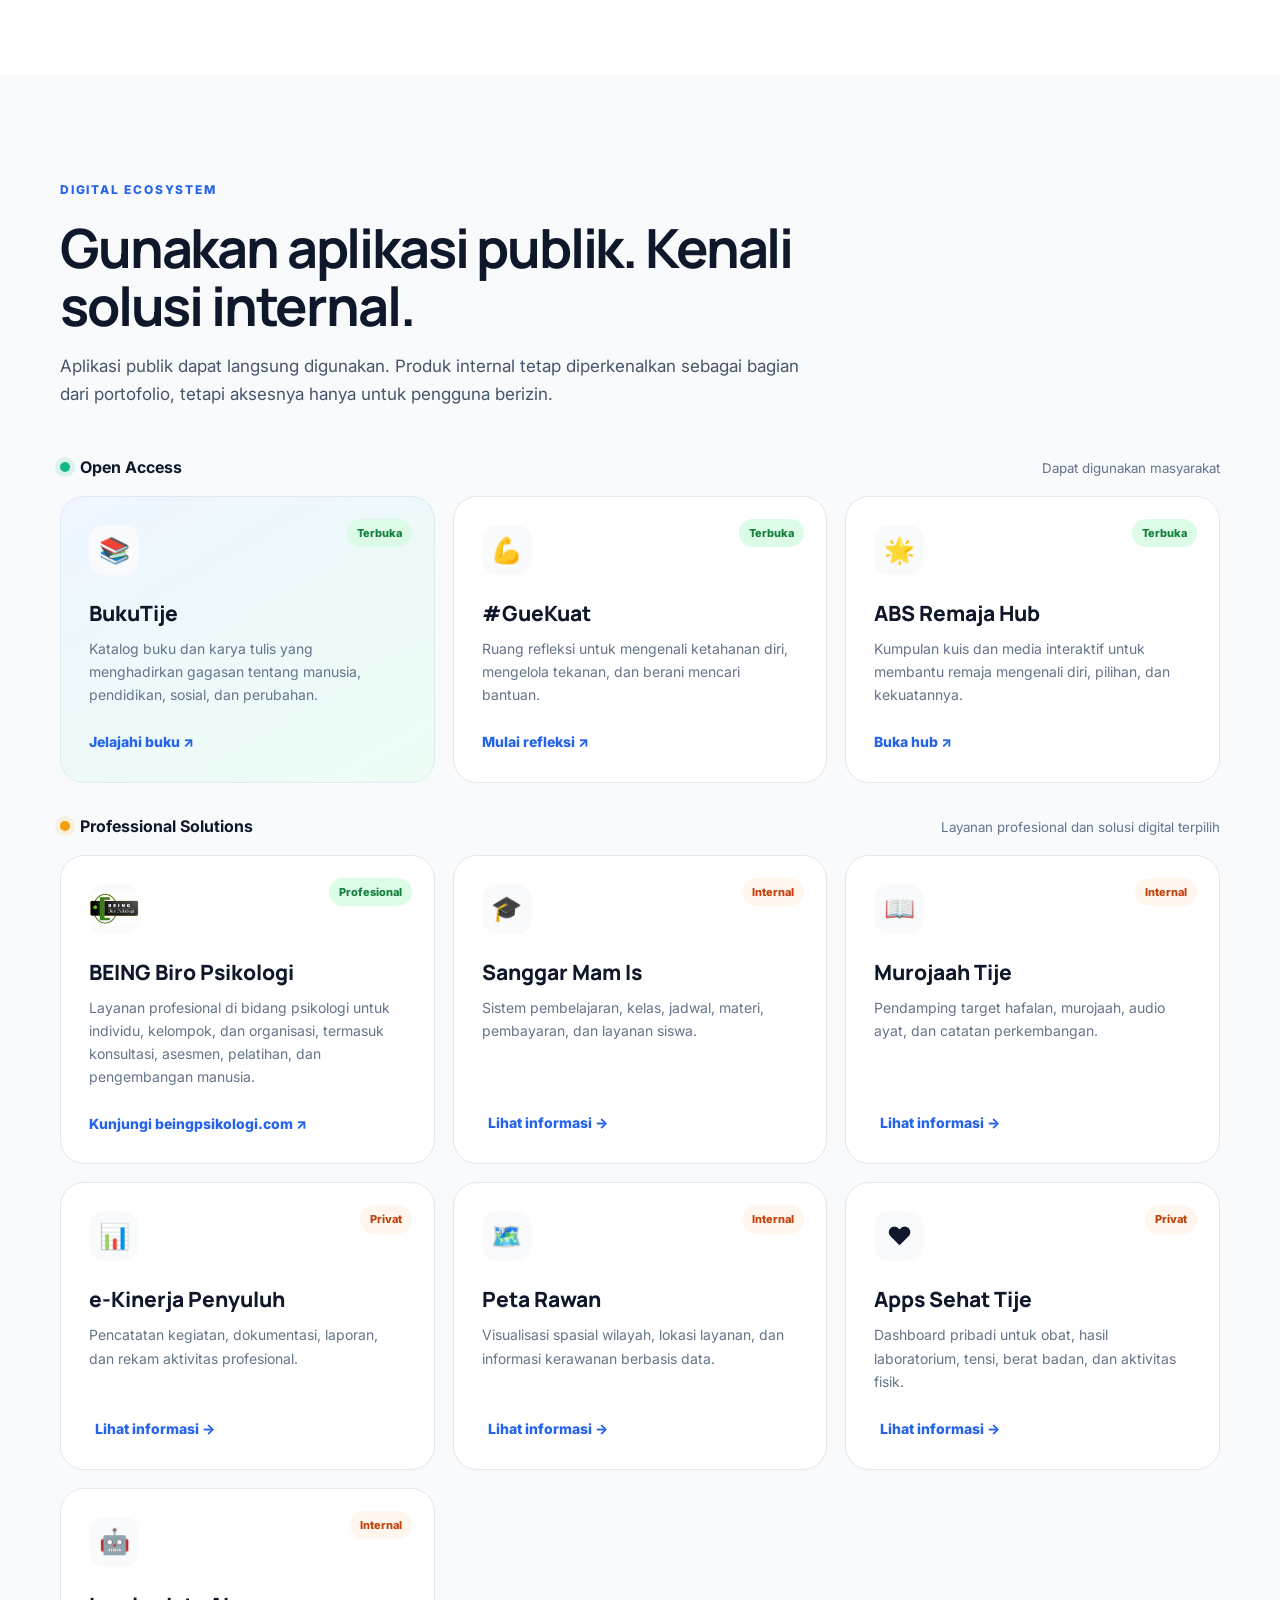
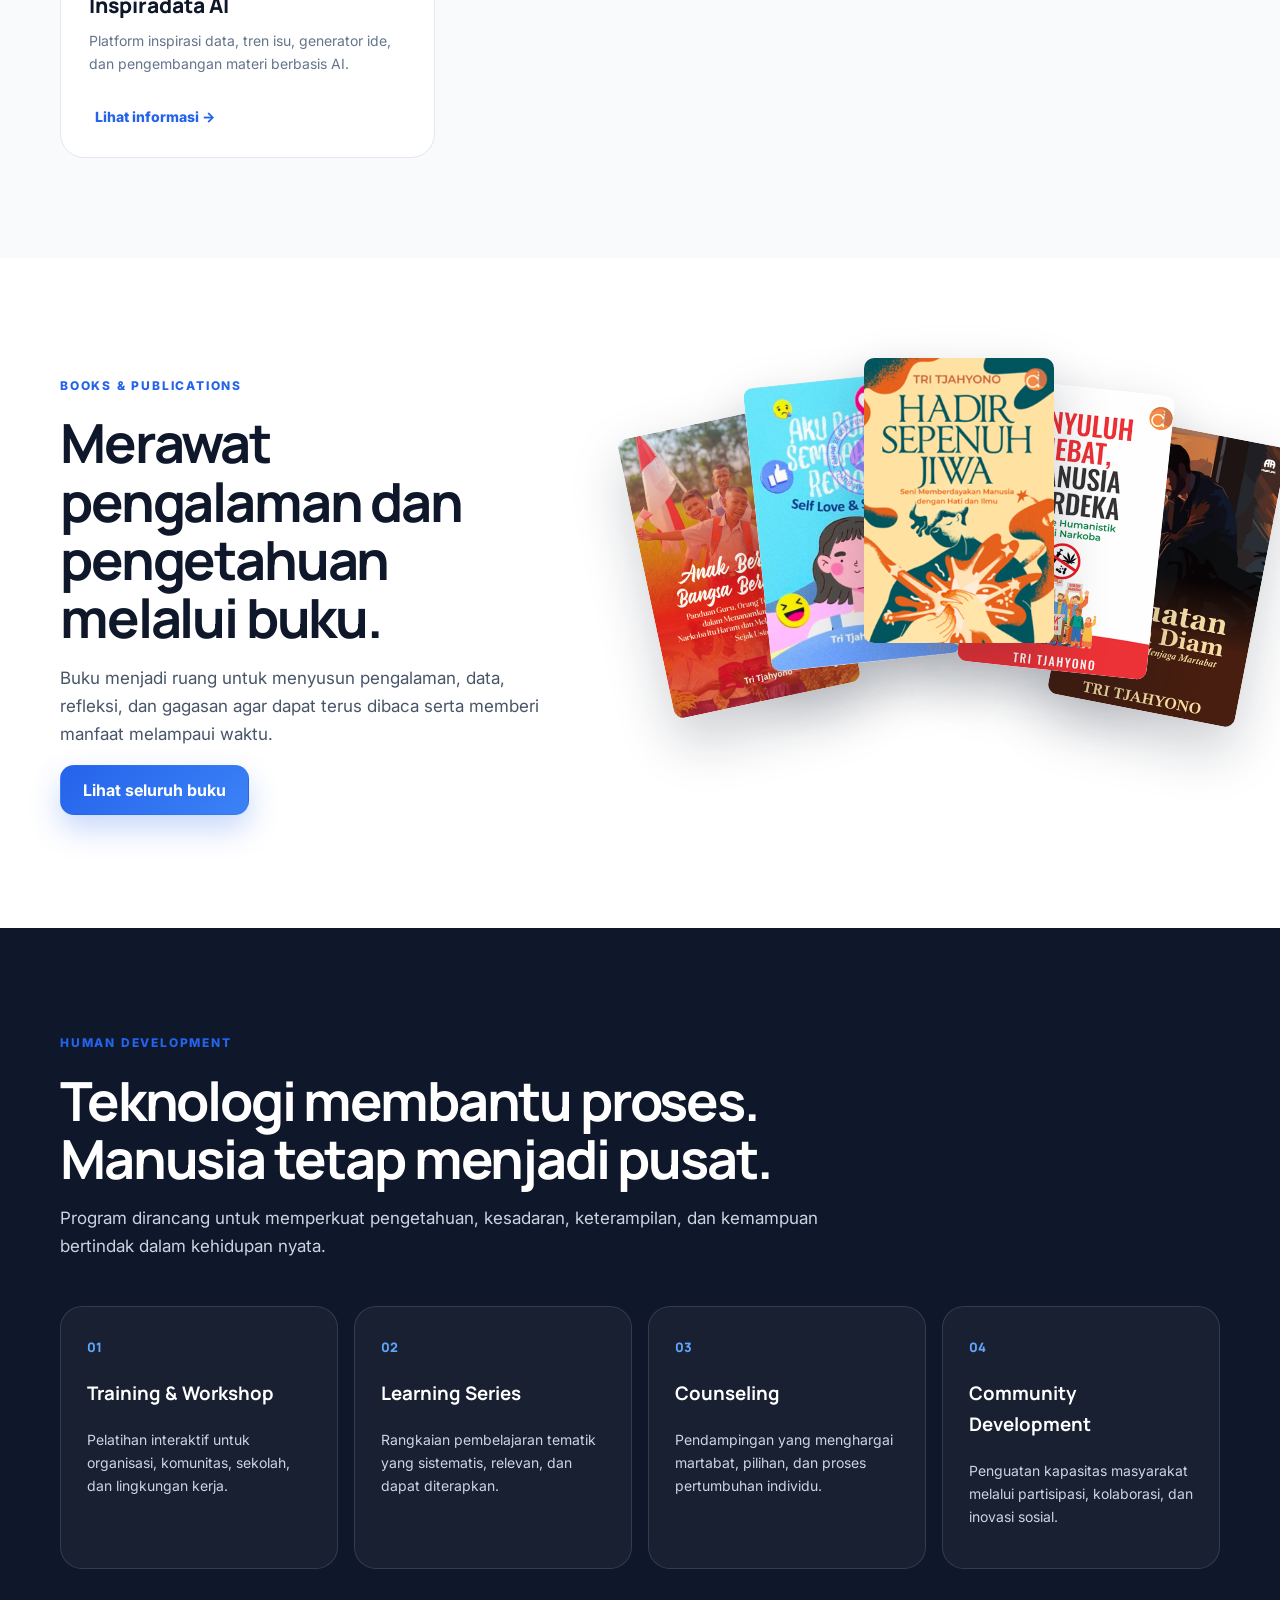
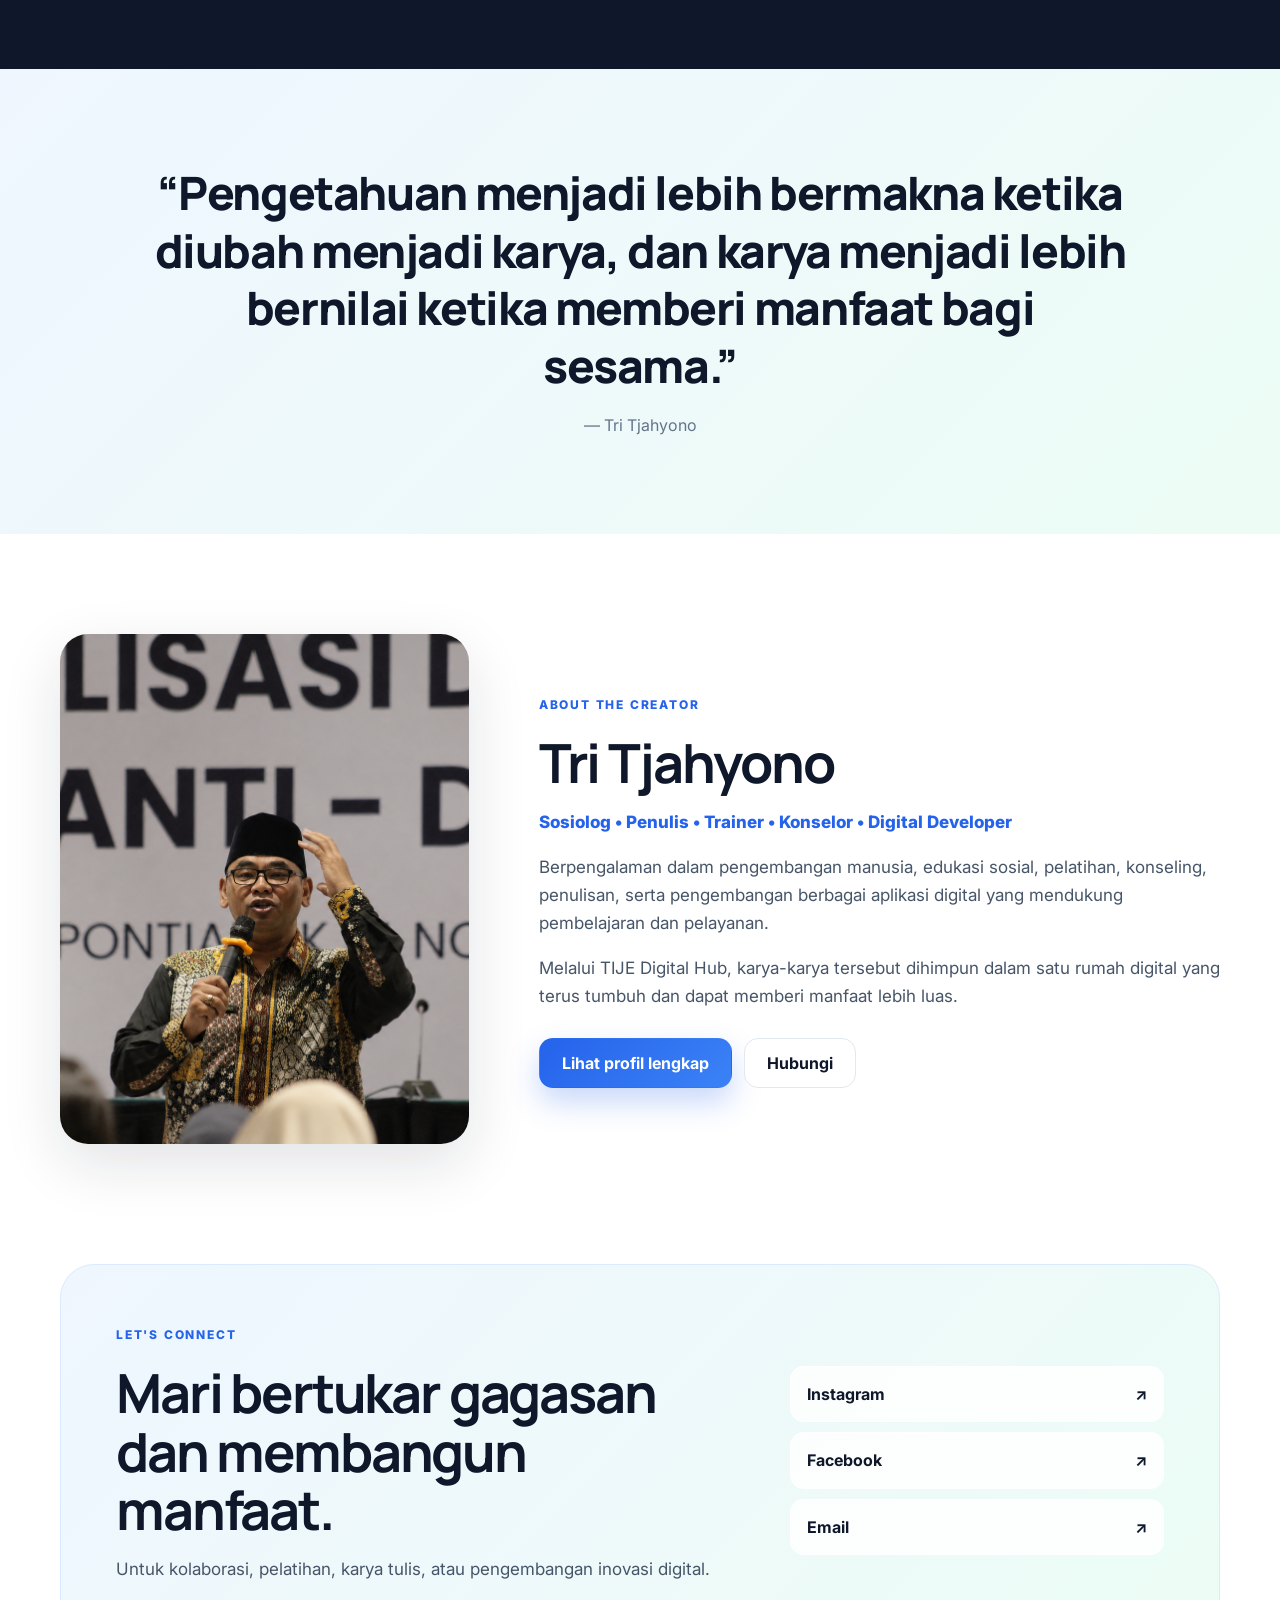
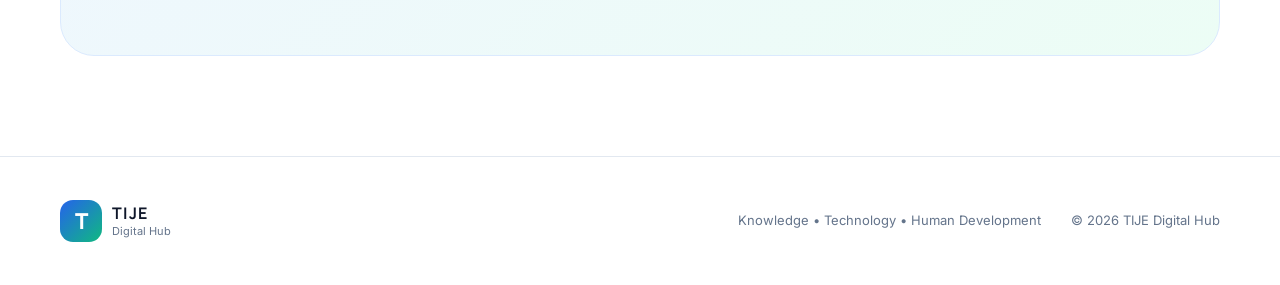
<file: index_2.html>
<!doctype html>
<html lang="id">
<head>
  <meta charset="utf-8" />
  <meta name="viewport" content="width=device-width,initial-scale=1,viewport-fit=cover" />
  <meta name="theme-color" content="#0f172a" />
  <meta name="description" content="TIJE Digital Hub — Knowledge, Technology, dan Human Development." />
  <title>TIJE Digital Hub</title>
  <link rel="icon" href="assets/favicon.svg" type="image/svg+xml" />
  <link rel="manifest" href="manifest.webmanifest" />
  <link rel="preconnect" href="https://fonts.googleapis.com">
  <link rel="preconnect" href="https://fonts.gstatic.com" crossorigin>
  <link href="https://fonts.googleapis.com/css2?family=Inter:wght@400;500;600;700&family=Manrope:wght@600;700;800&display=swap" rel="stylesheet">
  <link rel="stylesheet" href="styles.css" />

  <style>
    .real-book-showcase{
      position:relative;
      min-height:470px;
      width:100%;
      max-width:680px;
      margin-inline:auto;
      perspective:1200px;
    }
    .real-book{
      position:absolute;
      display:block;
      width:190px;
      border-radius:10px;
      overflow:hidden;
      background:#fff;
      box-shadow:0 24px 55px rgba(15,23,42,.22);
      transition:transform .3s ease, box-shadow .3s ease, z-index .3s ease;
    }
    .real-book img{
      display:block;
      width:100%;
      height:auto;
      aspect-ratio: 2 / 3;
      object-fit:cover;
    }
    .real-book:hover{
      z-index:20;
      transform:translateY(-14px) rotate(0deg) scale(1.06);
      box-shadow:0 30px 70px rgba(15,23,42,.3);
    }
    .book-a{left:3%;top:60px;transform:rotate(-12deg);}
    .book-b{left:22%;top:20px;transform:rotate(-6deg);}
    .book-c{left:40%;top:0;z-index:6;transform:rotate(0deg);}
    .book-d{left:58%;top:28px;z-index:4;transform:rotate(6deg);}
    .book-e{left:75%;top:70px;z-index:2;transform:rotate(11deg);}
    @media (max-width:900px){
      .real-book-showcase{
        display:grid;
        grid-template-columns:repeat(3,minmax(0,1fr));
        gap:14px;
        min-height:auto;
        max-width:620px;
      }
      .real-book{
        position:relative;
        inset:auto!important;
        width:100%;
        transform:none!important;
      }
      .real-book:hover{transform:translateY(-6px) scale(1.02)!important;}
    }
    @media (max-width:560px){
      .real-book-showcase{
        display:flex;
        overflow-x:auto;
        gap:14px;
        scroll-snap-type:x mandatory;
        padding:8px 4px 18px;
      }
      .real-book{
        flex:0 0 58%;
        scroll-snap-align:center;
      }
    }
  </style>

</head>
<body>
  <a class="skip-link" href="#main">Lewati ke konten utama</a>

  <header class="site-header" id="top">
    <div class="container nav-wrap">
      <a class="brand" href="#top" aria-label="TIJE Digital Hub">
        <span class="brand-mark">T</span>
        <span><strong>TIJE</strong><small>Digital Hub</small></span>
      </a>

      <button class="menu-toggle" type="button" aria-expanded="false" aria-controls="primary-nav" aria-label="Buka menu">
        <span></span><span></span><span></span>
      </button>

      <nav id="primary-nav" class="primary-nav" aria-label="Navigasi utama">
        <a href="#tentang">Tentang</a>
        <a href="#ekosistem">Ekosistem</a>
        <a href="#buku">Buku</a>
        <a href="#pengembangan">Human Development</a>
        <a href="#profil">Profil</a>
        <a href="#kontak">Kontak</a>
        <button class="btn btn-dark btn-small" id="ownerAccess" type="button">Masuk Pemilik</button>
      </nav>
    </div>
  </header>

  <main id="main">
    <section class="hero">
      <div class="hero-glow hero-glow-one"></div>
      <div class="hero-glow hero-glow-two"></div>
      <div class="container hero-grid">
        <div class="hero-copy reveal">
          <span class="eyebrow">KNOWLEDGE • TECHNOLOGY • HUMAN DEVELOPMENT</span>
          <h1>Gagasan yang tumbuh menjadi <span>karya dan manfaat.</span></h1>
          <p class="hero-lead">Ruang digital yang menghubungkan buku, aplikasi, pembelajaran, data, dan inovasi untuk mendukung pengembangan manusia.</p>
          <div class="hero-actions">
            <a class="btn btn-primary" href="#ekosistem">Jelajahi Ekosistem</a>
            <a class="btn btn-secondary" data-public-app="bukutije" href="https://s.id/bukutije" target="_blank" rel="noopener">Lihat BukuTije</a>
          </div>
          <div class="trust-row">
            <span><b>15+</b> Buku</span>
            <span><b>8+</b> Aplikasi</span>
            <span><b>20+</b> Program</span>
            <span><b>24+</b> Tahun Pengalaman</span>
          </div>
        </div>

        <div class="hero-visual reveal">
          <div class="portrait-card">
            <div class="portrait-badge">TIJE</div>
            <img src="assets/tije-ruang-kerja.png" alt="Tri Tjahyono di ruang kerja TIJE Digital Hub" />
            <div class="portrait-caption">
              <strong>Tri Tjahyono</strong>
              <span>Penulis • Sosiolog • Trainer • Digital Developer</span>
            </div>
          </div>
          <div class="floating-card fc-one"><span>📚</span><b>Knowledge</b></div>
          <div class="floating-card fc-two"><span>💡</span><b>Innovation</b></div>
        </div>
      </div>
    </section>

    <section class="section" id="tentang">
      <div class="container">
        <div class="section-heading reveal">
          <span class="eyebrow">TENTANG TIJE</span>
          <h2>Satu rumah untuk karya, pengetahuan, dan inovasi digital.</h2>
          <p>TIJE Digital Hub menghimpun berbagai karya tulis, aplikasi, media pembelajaran, dan inisiatif pengembangan manusia dalam satu ekosistem yang rapi dan mudah dijelajahi.</p>
        </div>
        <div class="pillar-grid">
          <article class="pillar-card reveal"><span>📚</span><h3>Knowledge</h3><p>Buku, artikel, materi, dan gagasan yang dapat dipelajari serta dikembangkan.</p></article>
          <article class="pillar-card reveal"><span>🧭</span><h3>Human Development</h3><p>Pelatihan, refleksi, konseling, dan pembelajaran untuk pengembangan manusia.</p></article>
          <article class="pillar-card reveal"><span>💻</span><h3>Digital Innovation</h3><p>Aplikasi dan sistem digital untuk membantu pembelajaran, pelayanan, dan pengelolaan data.</p></article>
          <article class="pillar-card reveal"><span>🌱</span><h3>Social Impact</h3><p>Inovasi yang dirancang agar pengetahuan hadir sebagai manfaat bagi masyarakat.</p></article>
        </div>
      </div>
    </section>

    <section class="section section-soft" id="ekosistem">
      <div class="container">
        <div class="section-heading reveal">
          <span class="eyebrow">DIGITAL ECOSYSTEM</span>
          <h2>Gunakan aplikasi publik. Kenali solusi internal.</h2>
          <p>Aplikasi publik dapat langsung digunakan. Produk internal tetap diperkenalkan sebagai bagian dari portofolio, tetapi aksesnya hanya untuk pengguna berizin.</p>
        </div>

        <div class="ecosystem-label reveal">
          <div><span class="status-dot open"></span><strong>Open Access</strong></div>
          <small>Dapat digunakan masyarakat</small>
        </div>

        <div class="app-grid public-apps">
          <article class="app-card featured reveal">
            <div class="app-icon">📚</div>
            <span class="status-badge status-open">Terbuka</span>
            <h3>BukuTije</h3>
            <p>Katalog buku dan karya tulis yang menghadirkan gagasan tentang manusia, pendidikan, sosial, dan perubahan.</p>
            <a class="card-link" data-public-app="bukutije" href="https://s.id/bukutije" target="_blank" rel="noopener">Jelajahi buku <span>↗</span></a>
          </article>

          <article class="app-card reveal">
            <div class="app-icon">💪</div>
            <span class="status-badge status-open">Terbuka</span>
            <h3>#GueKuat</h3>
            <p>Ruang refleksi untuk mengenali ketahanan diri, mengelola tekanan, dan berani mencari bantuan.</p>
            <a class="card-link" data-public-app="guekuat" href="https://s.id/guekuat" target="_blank" rel="noopener">Mulai refleksi <span>↗</span></a>
          </article>

          <article class="app-card reveal">
            <div class="app-icon">🌟</div>
            <span class="status-badge status-open">Terbuka</span>
            <h3>ABS Remaja Hub</h3>
            <p>Kumpulan kuis dan media interaktif untuk membantu remaja mengenali diri, pilihan, dan kekuatannya.</p>
            <a class="card-link" data-public-app="abs" href="https://s.id/absremajahub" target="_blank" rel="noopener">Buka hub <span>↗</span></a>
          </article>
        </div>

        <div class="ecosystem-label internal reveal">
          <div><span class="status-dot locked"></span><strong>Professional Solutions</strong></div>
          <small>Layanan profesional dan solusi digital terpilih</small>
        </div>

        <div class="app-grid internal-apps">
          <article class="app-card reveal being-card">
            <div class="app-icon being-logo-wrap">
              <img src="assets/being-logo.png" alt="Logo BEING Biro Psikologi" />
            </div>
            <span class="status-badge status-open">Profesional</span>
            <h3>BEING Biro Psikologi</h3>
            <p>Layanan profesional di bidang psikologi untuk individu, kelompok, dan organisasi, termasuk konsultasi, asesmen, pelatihan, dan pengembangan manusia.</p>
            <a class="card-link" href="https://beingpsikologi.com" target="_blank" rel="noopener">Kunjungi beingpsikologi.com <span>↗</span></a>
          </article>

          <article class="app-card reveal" data-private-title="Sanggar Mam Is">
            <div class="app-icon">🎓</div><span class="status-badge status-private">Internal</span>
            <h3>Sanggar Mam Is</h3><p>Sistem pembelajaran, kelas, jadwal, materi, pembayaran, dan layanan siswa.</p>
            <button class="card-link private-trigger" type="button">Lihat informasi <span>→</span></button>
          </article>
          <article class="app-card reveal" data-private-title="Murojaah Tije">
            <div class="app-icon">📖</div><span class="status-badge status-private">Internal</span>
            <h3>Murojaah Tije</h3><p>Pendamping target hafalan, murojaah, audio ayat, dan catatan perkembangan.</p>
            <button class="card-link private-trigger" type="button">Lihat informasi <span>→</span></button>
          </article>
          <article class="app-card reveal" data-private-title="e-Kinerja Penyuluh">
            <div class="app-icon">📊</div><span class="status-badge status-private">Privat</span>
            <h3>e-Kinerja Penyuluh</h3><p>Pencatatan kegiatan, dokumentasi, laporan, dan rekam aktivitas profesional.</p>
            <button class="card-link private-trigger" type="button">Lihat informasi <span>→</span></button>
          </article>
          <article class="app-card reveal" data-private-title="Peta Rawan">
            <div class="app-icon">🗺️</div><span class="status-badge status-private">Internal</span>
            <h3>Peta Rawan</h3><p>Visualisasi spasial wilayah, lokasi layanan, dan informasi kerawanan berbasis data.</p>
            <button class="card-link private-trigger" type="button">Lihat informasi <span>→</span></button>
          </article>
          <article class="app-card reveal" data-private-title="Apps Sehat Tije">
            <div class="app-icon">❤️</div><span class="status-badge status-private">Privat</span>
            <h3>Apps Sehat Tije</h3><p>Dashboard pribadi untuk obat, hasil laboratorium, tensi, berat badan, dan aktivitas fisik.</p>
            <button class="card-link private-trigger" type="button">Lihat informasi <span>→</span></button>
          </article>
          <article class="app-card reveal" data-private-title="Inspiradata AI">
            <div class="app-icon">🤖</div><span class="status-badge status-private">Internal</span>
            <h3>Inspiradata AI</h3><p>Platform inspirasi data, tren isu, generator ide, dan pengembangan materi berbasis AI.</p>
            <button class="card-link private-trigger" type="button">Lihat informasi <span>→</span></button>
          </article>
        </div>
      </div>
    </section>

    <section class="section books-section" id="buku">
      <div class="container books-grid">
        <div class="books-copy reveal">
          <span class="eyebrow">BOOKS & PUBLICATIONS</span>
          <h2>Merawat pengalaman dan pengetahuan melalui buku.</h2>
          <p>Buku menjadi ruang untuk menyusun pengalaman, data, refleksi, dan gagasan agar dapat terus dibaca serta memberi manfaat melampaui waktu.</p>
          <a class="btn btn-primary" data-public-app="bukutije" href="https://s.id/bukutije" target="_blank" rel="noopener">Lihat seluruh buku</a>
        </div>
        <div class="real-book-showcase reveal" aria-label="Pilihan buku Tri Tjahyono">
          <a class="real-book book-a" href="https://s.id/bukutije" target="_blank" rel="noopener" aria-label="Anak Bersinar, Bangsa Bercahaya">
            <img src="assets/book-anak-bersinar.png" alt="Cover buku Anak Bersinar, Bangsa Bercahaya">
          </a>
          <a class="real-book book-b" href="https://s.id/bukutije" target="_blank" rel="noopener" aria-label="Aku Bukan Sembarang Remaja">
            <img src="assets/book-abs-remaja.jpg" alt="Cover buku Aku Bukan Sembarang Remaja">
          </a>
          <a class="real-book book-c" href="https://s.id/bukutije" target="_blank" rel="noopener" aria-label="Hadir Sepenuh Jiwa">
            <img src="assets/book-hadir-sepenuh-jiwa.png" alt="Cover buku Hadir Sepenuh Jiwa">
          </a>
          <a class="real-book book-d" href="https://s.id/bukutije" target="_blank" rel="noopener" aria-label="Penyuluh Hebat, Manusia Merdeka">
            <img src="assets/book-penyuluh-hebat.png" alt="Cover buku Penyuluh Hebat, Manusia Merdeka">
          </a>
          <a class="real-book book-e" href="https://s.id/bukutije" target="_blank" rel="noopener" aria-label="Kekuatan dalam Diam">
            <img src="assets/book-kekuatan-dalam-diam.png" alt="Cover buku Kekuatan dalam Diam">
          </a>
        </div>
      </div>
    </section>

    <section class="section section-dark" id="pengembangan">
      <div class="container">
        <div class="section-heading light reveal">
          <span class="eyebrow">HUMAN DEVELOPMENT</span>
          <h2>Teknologi membantu proses. Manusia tetap menjadi pusat.</h2>
          <p>Program dirancang untuk memperkuat pengetahuan, kesadaran, keterampilan, dan kemampuan bertindak dalam kehidupan nyata.</p>
        </div>
        <div class="service-grid">
          <article class="service-card reveal"><span>01</span><h3>Training & Workshop</h3><p>Pelatihan interaktif untuk organisasi, komunitas, sekolah, dan lingkungan kerja.</p></article>
          <article class="service-card reveal"><span>02</span><h3>Learning Series</h3><p>Rangkaian pembelajaran tematik yang sistematis, relevan, dan dapat diterapkan.</p></article>
          <article class="service-card reveal"><span>03</span><h3>Counseling</h3><p>Pendampingan yang menghargai martabat, pilihan, dan proses pertumbuhan individu.</p></article>
          <article class="service-card reveal"><span>04</span><h3>Community Development</h3><p>Penguatan kapasitas masyarakat melalui partisipasi, kolaborasi, dan inovasi sosial.</p></article>
        </div>
      </div>
    </section>

    <section class="quote-section">
      <div class="container reveal">
        <blockquote>“Pengetahuan menjadi lebih bermakna ketika diubah menjadi karya, dan karya menjadi lebih bernilai ketika memberi manfaat bagi sesama.”</blockquote>
        <cite>— Tri Tjahyono</cite>
      </div>
    </section>

    <section class="section" id="profil">
      <div class="container profile-grid">
        <div class="profile-image reveal"><img src="assets/tije-seminar.png" alt="Tri Tjahyono saat memberikan materi seminar" /></div>
        <div class="profile-copy reveal">
          <span class="eyebrow">ABOUT THE CREATOR</span>
          <h2>Tri Tjahyono</h2>
          <p class="profile-role">Sosiolog • Penulis • Trainer • Konselor • Digital Developer</p>
          <p>Berpengalaman dalam pengembangan manusia, edukasi sosial, pelatihan, konseling, penulisan, serta pengembangan berbagai aplikasi digital yang mendukung pembelajaran dan pelayanan.</p>
          <p>Melalui TIJE Digital Hub, karya-karya tersebut dihimpun dalam satu rumah digital yang terus tumbuh dan dapat memberi manfaat lebih luas.</p>
          <div class="profile-actions">
            <a class="btn btn-primary" href="https://s.id/tritjahyono" target="_blank" rel="noopener">Lihat profil lengkap</a>
            <a class="btn btn-secondary" href="#kontak">Hubungi</a>
          </div>
        </div>
      </div>
    </section>

    <section class="section contact-section" id="kontak">
      <div class="container contact-card reveal">
        <div>
          <span class="eyebrow">LET'S CONNECT</span>
          <h2>Mari bertukar gagasan dan membangun manfaat.</h2>
          <p>Untuk kolaborasi, pelatihan, karya tulis, atau pengembangan inovasi digital.</p>
        </div>
        <div class="contact-links">
          <a id="instagramLink" href="https://instagram.com/tritjahyono_dharmatara" target="_blank" rel="noopener">Instagram <span>↗</span></a>
          <a id="facebookLink" href="#" target="_blank" rel="noopener" hidden>Facebook <span>↗</span></a>
          <a id="emailLink" href="#" hidden>Email <span>↗</span></a>
        </div>
      </div>
    </section>
  </main>

  <footer class="site-footer">
    <div class="container footer-grid">
      <div class="brand footer-brand"><span class="brand-mark">T</span><span><strong>TIJE</strong><small>Digital Hub</small></span></div>
      <p>Knowledge • Technology • Human Development</p>
      <p>© <span id="year"></span> TIJE Digital Hub</p>
    </div>
  </footer>

  <dialog class="access-dialog" id="privateDialog">
    <button class="dialog-close" type="button" aria-label="Tutup">×</button>
    <div class="dialog-icon">🔒</div>
    <h3 id="dialogTitle">Akses terbatas</h3>
    <p>Aplikasi ini merupakan bagian dari TIJE Digital Hub dan hanya dapat diakses oleh pemilik atau pengguna yang memperoleh izin.</p>
    <button class="btn btn-dark dialog-ok" type="button">Mengerti</button>
  </dialog>

  <dialog class="access-dialog" id="ownerDialog">
    <button class="dialog-close" type="button" aria-label="Tutup">×</button>
    <div class="dialog-icon">🛡️</div>
    <h3>Dashboard Pemilik</h3>
    <p>Dashboard aman akan diaktifkan pada tahap integrasi autentikasi. Tautan aplikasi privat tidak disimpan pada halaman publik ini.</p>
    <button class="btn btn-dark dialog-ok" type="button">Mengerti</button>
  </dialog>

  <script src="config.js"></script>
  <script src="app.js"></script>
</body>
</html>
</file>
<file: styles.css>
:root{
  --navy:#0f172a;--blue:#2563eb;--emerald:#10b981;--slate:#475569;
  --muted:#64748b;--line:#e2e8f0;--soft:#f8fafc;--white:#fff;
  --shadow:0 20px 60px rgba(15,23,42,.12);--radius:24px
}
*{box-sizing:border-box}html{scroll-behavior:smooth}body{margin:0;font-family:Inter,system-ui,sans-serif;color:var(--navy);background:#fff;line-height:1.65}
img{max-width:100%;display:block}a{text-decoration:none;color:inherit}button{font:inherit}.container{width:min(1160px,calc(100% - 40px));margin:auto}
.skip-link{position:absolute;left:-9999px;top:10px;background:#fff;padding:10px;z-index:100}.skip-link:focus{left:10px}
.site-header{position:sticky;top:0;z-index:50;background:rgba(255,255,255,.86);backdrop-filter:blur(16px);border-bottom:1px solid rgba(226,232,240,.8)}
.nav-wrap{min-height:76px;display:flex;align-items:center;justify-content:space-between;gap:30px}.brand{display:flex;align-items:center;gap:10px}.brand-mark{display:grid;place-items:center;width:42px;height:42px;border-radius:13px;background:linear-gradient(135deg,var(--blue),var(--emerald));color:#fff;font-family:Manrope;font-weight:800;font-size:22px}.brand strong,.brand small{display:block;line-height:1.05}.brand strong{font-family:Manrope;letter-spacing:.08em}.brand small{font-size:11px;color:var(--muted);margin-top:4px}
.primary-nav{display:flex;align-items:center;gap:24px;font-size:14px;font-weight:600}.primary-nav a:hover{color:var(--blue)}
.menu-toggle{display:none;border:0;background:transparent;padding:8px}.menu-toggle span{display:block;width:24px;height:2px;background:var(--navy);margin:5px}
.btn{display:inline-flex;align-items:center;justify-content:center;min-height:50px;padding:0 22px;border-radius:14px;font-weight:700;border:1px solid transparent;cursor:pointer;transition:.25s}.btn:hover{transform:translateY(-2px)}.btn-primary{background:linear-gradient(135deg,var(--blue),#3b82f6);color:#fff;box-shadow:0 14px 30px rgba(37,99,235,.25)}.btn-secondary{background:#fff;border-color:var(--line)}.btn-dark{background:var(--navy);color:#fff}.btn-small{min-height:42px;padding:0 16px}
.hero{position:relative;overflow:hidden;padding:88px 0 72px;background:linear-gradient(180deg,#f8fbff 0,#fff 85%)}.hero-grid{display:grid;grid-template-columns:1.05fr .95fr;align-items:center;gap:70px}.eyebrow{display:inline-block;color:var(--blue);font-size:12px;font-weight:800;letter-spacing:.15em;margin-bottom:18px}.hero h1,.section-heading h2,.books-copy h2,.profile-copy h2,.contact-card h2{font-family:Manrope,sans-serif;line-height:1.08;letter-spacing:-.04em;margin:0}.hero h1{font-size:clamp(44px,6vw,74px);max-width:720px}.hero h1 span{background:linear-gradient(90deg,var(--blue),var(--emerald));-webkit-background-clip:text;color:transparent}.hero-lead{font-size:19px;color:var(--slate);max-width:650px;margin:24px 0 30px}.hero-actions{display:flex;flex-wrap:wrap;gap:12px}.trust-row{display:flex;flex-wrap:wrap;gap:24px;margin-top:34px;color:var(--muted);font-size:13px}.trust-row b{font-size:19px;color:var(--navy);display:block}
.hero-visual{position:relative}.portrait-card{position:relative;border-radius:34px;overflow:hidden;background:#dbeafe;box-shadow:var(--shadow);border:1px solid rgba(255,255,255,.9)}.portrait-card img{width:100%;aspect-ratio:4/5;object-fit:cover}.portrait-card:after{content:"";position:absolute;inset:55% 0 0;background:linear-gradient(transparent,rgba(15,23,42,.92))}.portrait-caption{position:absolute;z-index:2;left:28px;right:28px;bottom:26px;color:#fff}.portrait-caption strong{font:800 25px Manrope;display:block}.portrait-caption span{font-size:13px;color:#dbeafe}.portrait-badge{position:absolute;z-index:2;top:22px;left:22px;background:rgba(255,255,255,.9);padding:8px 12px;border-radius:12px;font-weight:800;letter-spacing:.16em}.floating-card{position:absolute;background:#fff;border:1px solid var(--line);box-shadow:0 14px 34px rgba(15,23,42,.12);border-radius:16px;padding:12px 16px;display:flex;align-items:center;gap:9px;font-size:13px}.fc-one{left:-44px;top:22%}.fc-two{right:-32px;bottom:25%}.hero-glow{position:absolute;border-radius:50%;filter:blur(10px);opacity:.32}.hero-glow-one{width:420px;height:420px;background:#bfdbfe;right:-140px;top:-90px}.hero-glow-two{width:300px;height:300px;background:#a7f3d0;left:-160px;bottom:-100px}
.section{padding:100px 0}.section-soft{background:var(--soft)}.section-heading{max-width:760px;margin-bottom:46px}.section-heading h2,.books-copy h2,.profile-copy h2,.contact-card h2{font-size:clamp(34px,4.5vw,54px)}.section-heading p,.books-copy p,.profile-copy p,.contact-card p{font-size:17px;color:var(--slate)}
.pillar-grid{display:grid;grid-template-columns:repeat(4,1fr);gap:18px}.pillar-card,.app-card{background:#fff;border:1px solid var(--line);border-radius:var(--radius);padding:28px;transition:.25s}.pillar-card:hover,.app-card:hover{transform:translateY(-5px);box-shadow:0 18px 45px rgba(15,23,42,.08)}.pillar-card span{font-size:30px}.pillar-card h3{font-family:Manrope;margin:16px 0 8px}.pillar-card p,.app-card p{color:var(--muted);font-size:14px;margin:0}
.ecosystem-label{display:flex;justify-content:space-between;align-items:end;margin:30px 0 16px}.ecosystem-label>div{display:flex;align-items:center;gap:10px}.ecosystem-label small{color:var(--muted)}.status-dot{width:10px;height:10px;border-radius:50%}.status-dot.open{background:var(--emerald);box-shadow:0 0 0 5px rgba(16,185,129,.12)}.status-dot.locked{background:#f59e0b;box-shadow:0 0 0 5px rgba(245,158,11,.12)}
.app-grid{display:grid;grid-template-columns:repeat(3,1fr);gap:18px}.internal-apps{grid-template-columns:repeat(3,1fr)}.app-card{position:relative;min-height:270px;display:flex;flex-direction:column}.app-card.featured{background:linear-gradient(150deg,#eff6ff,#ecfdf5)}.app-icon{width:50px;height:50px;display:grid;place-items:center;border-radius:15px;background:var(--soft);font-size:25px;margin-bottom:24px}.status-badge{position:absolute;right:22px;top:22px;border-radius:999px;padding:5px 10px;font-size:11px;font-weight:800}.status-open{background:#dcfce7;color:#15803d}.status-private{background:#fff7ed;color:#c2410c}.app-card h3{font:800 21px Manrope;margin:0 0 10px}.card-link{margin-top:auto;padding-top:24px;color:var(--blue);font-weight:800;font-size:14px;border:0;background:transparent;text-align:left;cursor:pointer}
.books-section{overflow:hidden}.books-grid{display:grid;grid-template-columns:.9fr 1.1fr;gap:80px;align-items:center}.book-stack{position:relative;height:420px}.book{position:absolute;width:250px;height:350px;border-radius:14px;padding:28px;box-shadow:0 26px 70px rgba(15,23,42,.2);display:flex;flex-direction:column;justify-content:flex-end;color:#fff}.book small{font-size:10px;letter-spacing:.15em}.book strong{font:800 26px Manrope;line-height:1.05;margin:8px 0}.book span{font-size:12px;opacity:.85}.book-one{left:5%;top:30px;background:linear-gradient(160deg,#0f766e,#134e4a);transform:rotate(-8deg)}.book-two{left:34%;top:0;background:linear-gradient(160deg,#1d4ed8,#172554);z-index:2}.book-three{right:0;top:42px;background:linear-gradient(160deg,#ea580c,#7c2d12);transform:rotate(8deg)}
.section-dark{background:var(--navy);color:#fff}.section-heading.light p{color:#cbd5e1}.service-grid{display:grid;grid-template-columns:repeat(4,1fr);gap:16px}.service-card{padding:26px;border:1px solid rgba(255,255,255,.12);border-radius:22px;background:rgba(255,255,255,.04)}.service-card span{font:800 13px Manrope;color:#60a5fa}.service-card h3{font-family:Manrope}.service-card p{color:#cbd5e1;font-size:14px}
.quote-section{padding:95px 0;background:linear-gradient(135deg,#eff6ff,#ecfdf5);text-align:center}.quote-section blockquote{font:800 clamp(28px,4vw,46px) Manrope;line-height:1.25;max-width:980px;margin:0 auto 18px;letter-spacing:-.03em}.quote-section cite{font-style:normal;color:var(--muted)}
.profile-grid{display:grid;grid-template-columns:.75fr 1.25fr;gap:70px;align-items:center}.profile-image img{border-radius:28px;aspect-ratio:4/5;object-fit:cover;box-shadow:var(--shadow)}.profile-role{font-weight:800;color:var(--blue)!important}.profile-actions{display:flex;gap:12px;flex-wrap:wrap;margin-top:28px}
.contact-section{padding-top:20px}.contact-card{background:linear-gradient(135deg,#eff6ff,#ecfdf5);border:1px solid #dbeafe;border-radius:34px;padding:55px;display:grid;grid-template-columns:1.25fr .75fr;gap:50px;align-items:center}.contact-links{display:grid;gap:10px}.contact-links a{display:flex;justify-content:space-between;padding:14px 16px;background:rgba(255,255,255,.82);border:1px solid rgba(255,255,255,.9);border-radius:14px;font-weight:700}
.site-footer{padding:40px 0;border-top:1px solid var(--line)}.footer-grid{display:grid;grid-template-columns:1fr auto auto;gap:30px;align-items:center}.site-footer p{color:var(--muted);font-size:13px}
.access-dialog{width:min(450px,calc(100% - 32px));border:0;border-radius:24px;padding:34px;box-shadow:var(--shadow)}.access-dialog::backdrop{background:rgba(15,23,42,.62);backdrop-filter:blur(4px)}.dialog-close{position:absolute;right:16px;top:12px;border:0;background:transparent;font-size:28px;cursor:pointer}.dialog-icon{font-size:36px}.access-dialog h3{font:800 26px Manrope;margin:12px 0}.access-dialog p{color:var(--slate)}.dialog-ok{width:100%;margin-top:12px}
.reveal{opacity:0;transform:translateY(18px);transition:opacity .65s ease,transform .65s ease}.reveal.visible{opacity:1;transform:none}
@media(max-width:920px){
 .menu-toggle{display:block}.primary-nav{position:absolute;top:76px;left:20px;right:20px;background:#fff;border:1px solid var(--line);border-radius:18px;padding:18px;box-shadow:var(--shadow);display:none;flex-direction:column;align-items:stretch}.primary-nav.open{display:flex}
 .hero-grid,.books-grid,.profile-grid,.contact-card{grid-template-columns:1fr}.hero{padding-top:58px}.hero-copy{text-align:center}.hero-lead{margin-left:auto;margin-right:auto}.hero-actions,.trust-row{justify-content:center}.hero-visual{max-width:560px;margin:auto}.pillar-grid,.service-grid{grid-template-columns:repeat(2,1fr)}.app-grid,.internal-apps{grid-template-columns:repeat(2,1fr)}.book-stack{max-width:650px;margin:auto}.profile-image{max-width:430px;margin:auto}.footer-grid{grid-template-columns:1fr;text-align:center}.footer-brand{justify-content:center}
}
@media(max-width:620px){
 .container{width:min(100% - 26px,1160px)}.section{padding:72px 0}.hero h1{font-size:43px}.hero-lead{font-size:16px}.trust-row{display:grid;grid-template-columns:repeat(2,1fr);width:100%}
 .pillar-grid,.app-grid,.internal-apps,.service-grid{grid-template-columns:1fr}.ecosystem-label{align-items:flex-start;gap:8px;flex-direction:column}.fc-one,.fc-two{display:none}
 .book-stack{height:340px}.book{width:190px;height:280px;padding:20px}.book strong{font-size:20px}.book-one{left:0}.book-two{left:26%}.book-three{right:0}
 .contact-card{padding:30px}.portrait-caption{left:20px;right:20px}.hero-actions .btn{width:100%}
}

/* Profile v2 */
.brand-logo{background:#fff;border:1px solid var(--line);overflow:hidden;padding:3px}.brand-logo img{width:100%;height:100%;display:block;border-radius:9px}
.profile-section{background:linear-gradient(180deg,#fff 0,#f8fbff 42%,#fff 100%)}
.profile-hero-grid{display:grid;grid-template-columns:.72fr 1.28fr;gap:64px;align-items:center}.profile-formal{max-width:430px}.profile-formal img{width:100%;border-radius:30px;aspect-ratio:2/3;object-fit:cover;object-position:center top;box-shadow:var(--shadow)}
.credential-line{font:700 15px Manrope;color:var(--slate);letter-spacing:.04em;margin:12px 0}.career-wrap{padding-top:90px;scroll-margin-top:90px}.career-heading{max-width:760px;margin-bottom:34px}.career-heading h3,.profile-info-card h3{font:800 clamp(28px,3vw,40px) Manrope;margin:0 0 12px;letter-spacing:-.03em}.career-heading p{color:var(--slate)}.career-layout{display:grid;grid-template-columns:1.35fr .65fr;gap:44px;align-items:start}.career-timeline{position:relative;padding-left:25px}.career-timeline:before{content:"";position:absolute;left:7px;top:8px;bottom:8px;width:2px;background:linear-gradient(var(--blue),var(--emerald))}.career-timeline article{position:relative;display:grid;grid-template-columns:130px 1fr;gap:18px;padding:0 0 27px 22px}.career-timeline article:before{content:"";position:absolute;left:-23px;top:7px;width:12px;height:12px;border-radius:50%;background:var(--blue);box-shadow:0 0 0 5px #dbeafe}.career-timeline article.academic:before{background:var(--emerald);box-shadow:0 0 0 5px #d1fae5}.career-timeline time{font:800 14px Manrope;color:var(--blue)}.career-timeline h4{font:800 18px Manrope;margin:0 0 5px}.career-timeline p{margin:0;color:var(--muted);font-size:14px}.career-photo{position:sticky;top:100px;background:linear-gradient(160deg,#0f172a,#1e3a5f);border-radius:28px;overflow:hidden;box-shadow:var(--shadow)}.career-photo img{display:block;width:100%;max-height:690px;object-fit:contain;object-position:center bottom}.career-photo span{display:block;padding:16px 20px;color:#dbeafe;text-align:center;font-weight:700;font-size:13px}
.profile-info-grid{display:grid;grid-template-columns:1fr 1fr;gap:20px;margin-top:70px}.profile-info-card{background:#fff;border:1px solid var(--line);border-radius:26px;padding:30px}.profile-info-card ul{padding-left:18px;margin:18px 0 0}.profile-info-card li{margin:10px 0;color:var(--slate)}.skill-chips{display:flex;flex-wrap:wrap;gap:9px;margin-top:18px}.skill-chips span{padding:9px 12px;border-radius:999px;background:#eff6ff;color:#1d4ed8;font-weight:700;font-size:12px}.cert-title{margin:26px 0 6px;font-family:Manrope}.international{margin-top:22px;padding:30px;border-radius:26px;background:var(--navy);color:#fff}.international-grid{display:grid;grid-template-columns:1fr 1fr;gap:14px}.international-grid article{padding:18px;border:1px solid rgba(255,255,255,.12);border-radius:18px;background:rgba(255,255,255,.04)}.international-grid p{margin:6px 0 0;color:#cbd5e1;font-size:14px}.outreach{padding-top:90px;scroll-margin-top:90px}.video-grid{display:grid;grid-template-columns:1fr 1fr;gap:20px}.video-card{background:#fff;border:1px solid var(--line);border-radius:24px;overflow:hidden;box-shadow:0 14px 38px rgba(15,23,42,.07)}.video-frame{aspect-ratio:16/9;background:#0f172a}.video-frame iframe{width:100%;height:100%;border:0}.video-card h3{font:800 18px Manrope;margin:0;padding:18px 20px}
@media(max-width:920px){.profile-hero-grid,.career-layout{grid-template-columns:1fr}.profile-formal{margin:auto}.career-photo{position:relative;top:auto;max-width:430px;margin:auto}.profile-info-grid{grid-template-columns:1fr}}
@media(max-width:620px){.career-timeline article{grid-template-columns:1fr;gap:5px;padding-left:16px}.career-timeline article:before{left:-23px}.international-grid,.video-grid{grid-template-columns:1fr}.profile-formal{max-width:330px}.profile-copy h2{font-size:36px}.credential-line{font-size:13px;line-height:1.7}.career-wrap,.outreach{padding-top:70px}}

/* === TIJE TOP QUICK MENU + BLOG === */
.quick-menu{position:relative;z-index:5;padding:22px 0 8px;background:linear-gradient(180deg,#fff 0%,#f8fafc 100%);}
.quick-menu-grid{display:grid;grid-template-columns:repeat(6,minmax(0,1fr));gap:14px;}
.quick-menu-card{display:flex;flex-direction:column;align-items:center;justify-content:center;min-height:122px;padding:16px 10px;text-align:center;text-decoration:none;color:inherit;background:#fff;border:1px solid rgba(15,23,42,.08);border-radius:20px;box-shadow:0 10px 28px rgba(15,23,42,.07);transition:transform .22s ease,box-shadow .22s ease,border-color .22s ease;}
.quick-menu-card:hover{transform:translateY(-5px);box-shadow:0 16px 34px rgba(15,23,42,.12);border-color:rgba(15,23,42,.16);}
.quick-icon{font-size:2.35rem;line-height:1;margin-bottom:10px;}
.quick-menu-card strong{font-family:Manrope,Inter,sans-serif;font-size:.98rem;}
.quick-menu-card small{margin-top:4px;color:#64748b;font-size:.76rem;}
.blog-feature{padding-top:28px;}
.blog-feature-card{display:grid;grid-template-columns:120px 1fr;gap:28px;align-items:center;padding:34px;border-radius:28px;background:linear-gradient(135deg,#0f172a,#1e293b);color:#fff;box-shadow:0 22px 55px rgba(15,23,42,.16);}
.blog-feature-icon{width:104px;height:104px;display:grid;place-items:center;border-radius:26px;background:rgba(255,255,255,.1);font-size:3.4rem;}
.blog-feature-copy .eyebrow{color:#cbd5e1;}
.blog-feature-copy h2{margin:.35rem 0 .65rem;}
.blog-feature-copy p{max-width:760px;color:#cbd5e1;margin-bottom:20px;}
.blog-feature-copy .btn span{margin-left:6px;}
@media (max-width:900px){.quick-menu-grid{grid-template-columns:repeat(3,minmax(0,1fr));}.quick-menu-card{min-height:112px;}}

@media (max-width:560px){.quick-menu-human{display:flex;}.quick-menu{padding:16px 0 8px;}.quick-menu-grid{grid-template-columns:repeat(2,minmax(0,1fr));gap:12px;}.quick-menu-card{min-height:148px;border-radius:18px;padding:16px 10px;}.quick-icon{font-size:2.55rem;margin-bottom:10px;}.quick-menu-card strong{font-size:1rem;line-height:1.25;}.quick-menu-card small{font-size:.76rem;line-height:1.35;}.blog-feature-card{grid-template-columns:1fr;padding:24px;border-radius:22px;text-align:center;}.blog-feature-icon{margin:auto;width:86px;height:86px;font-size:2.8rem;}}
</file>
